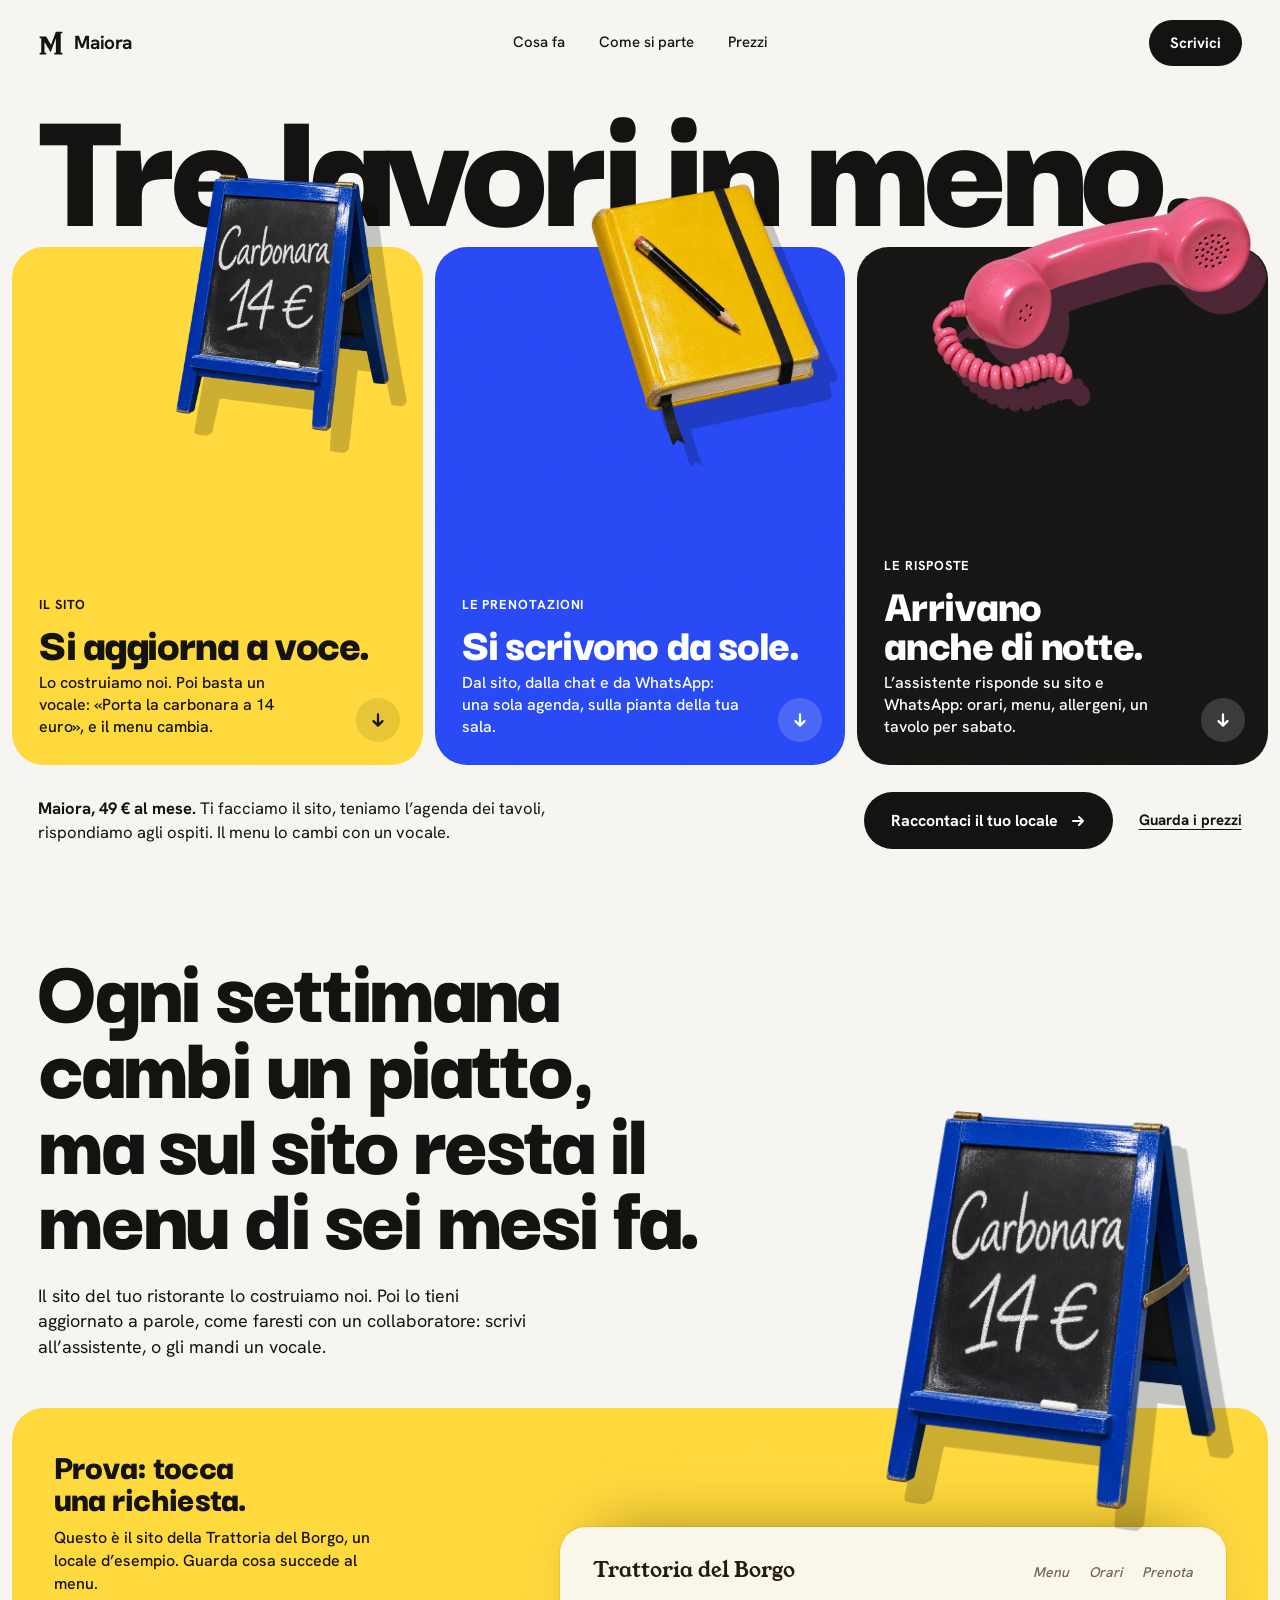
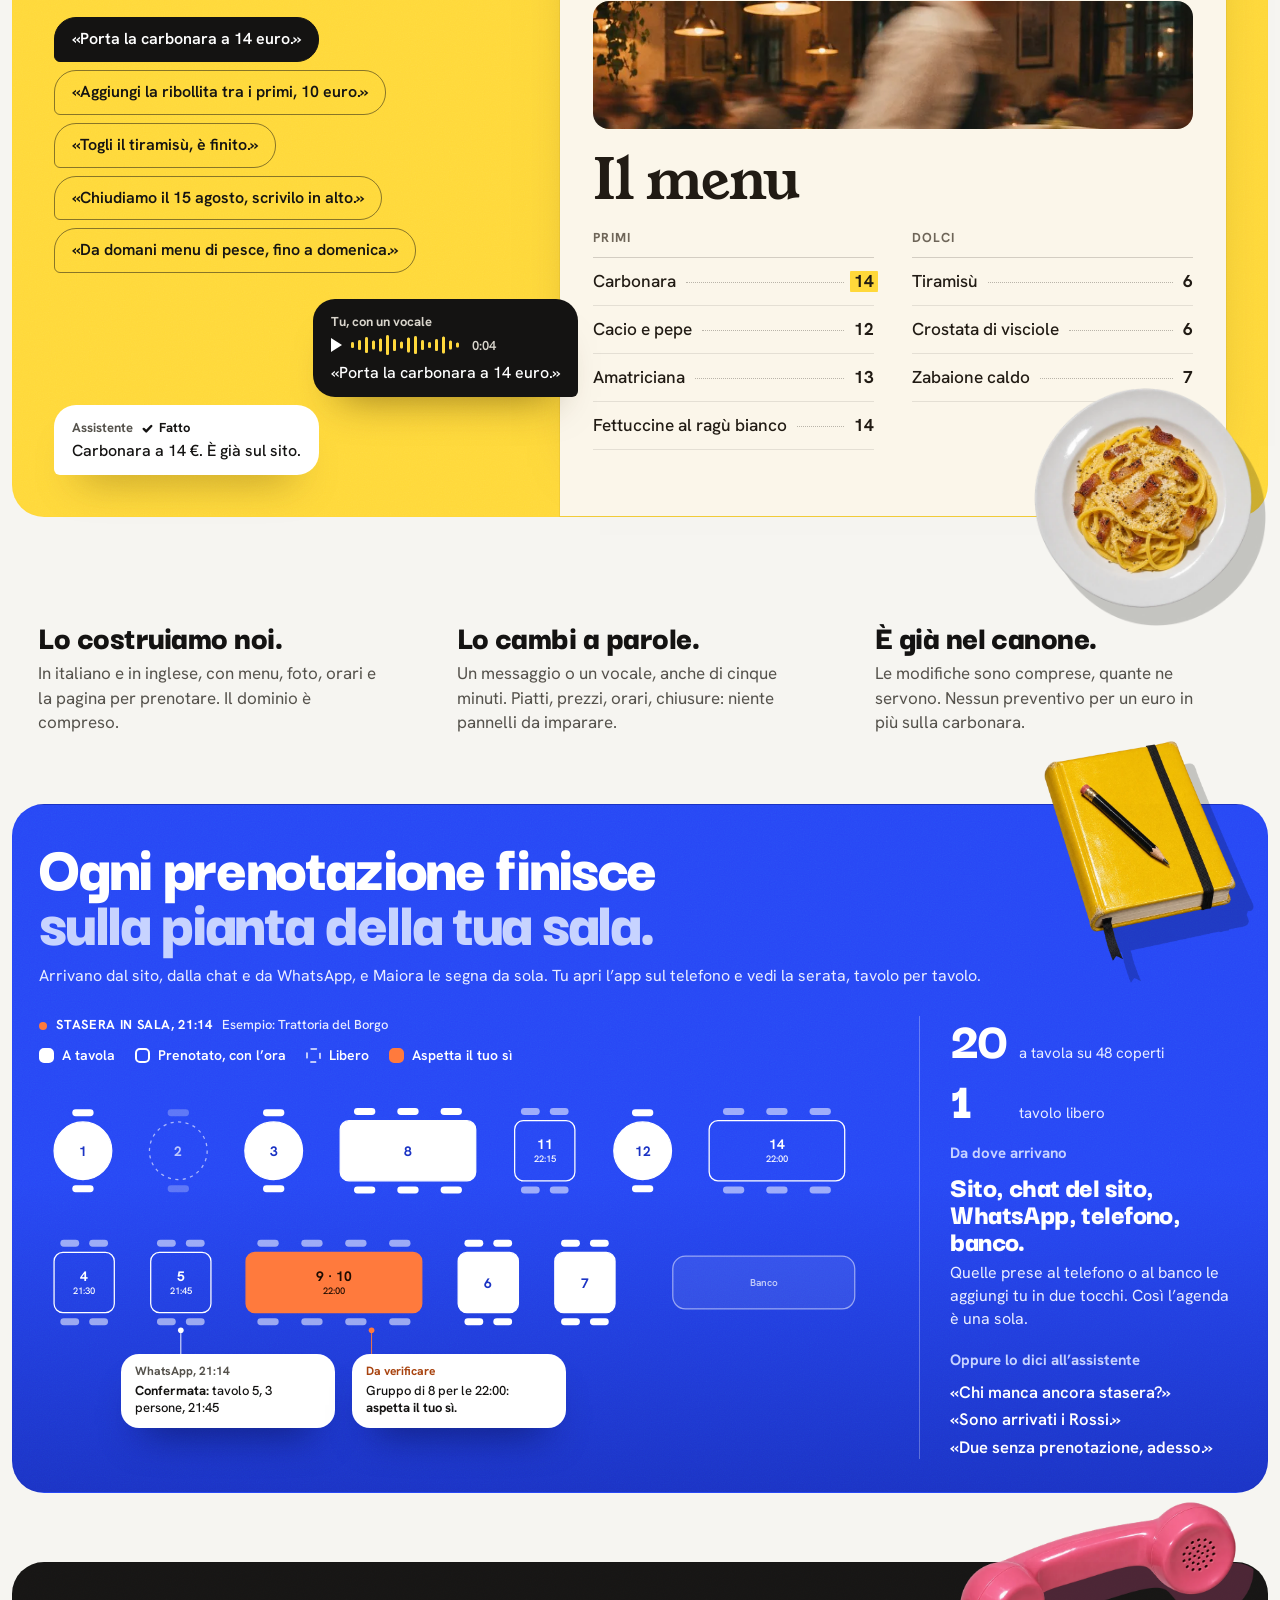
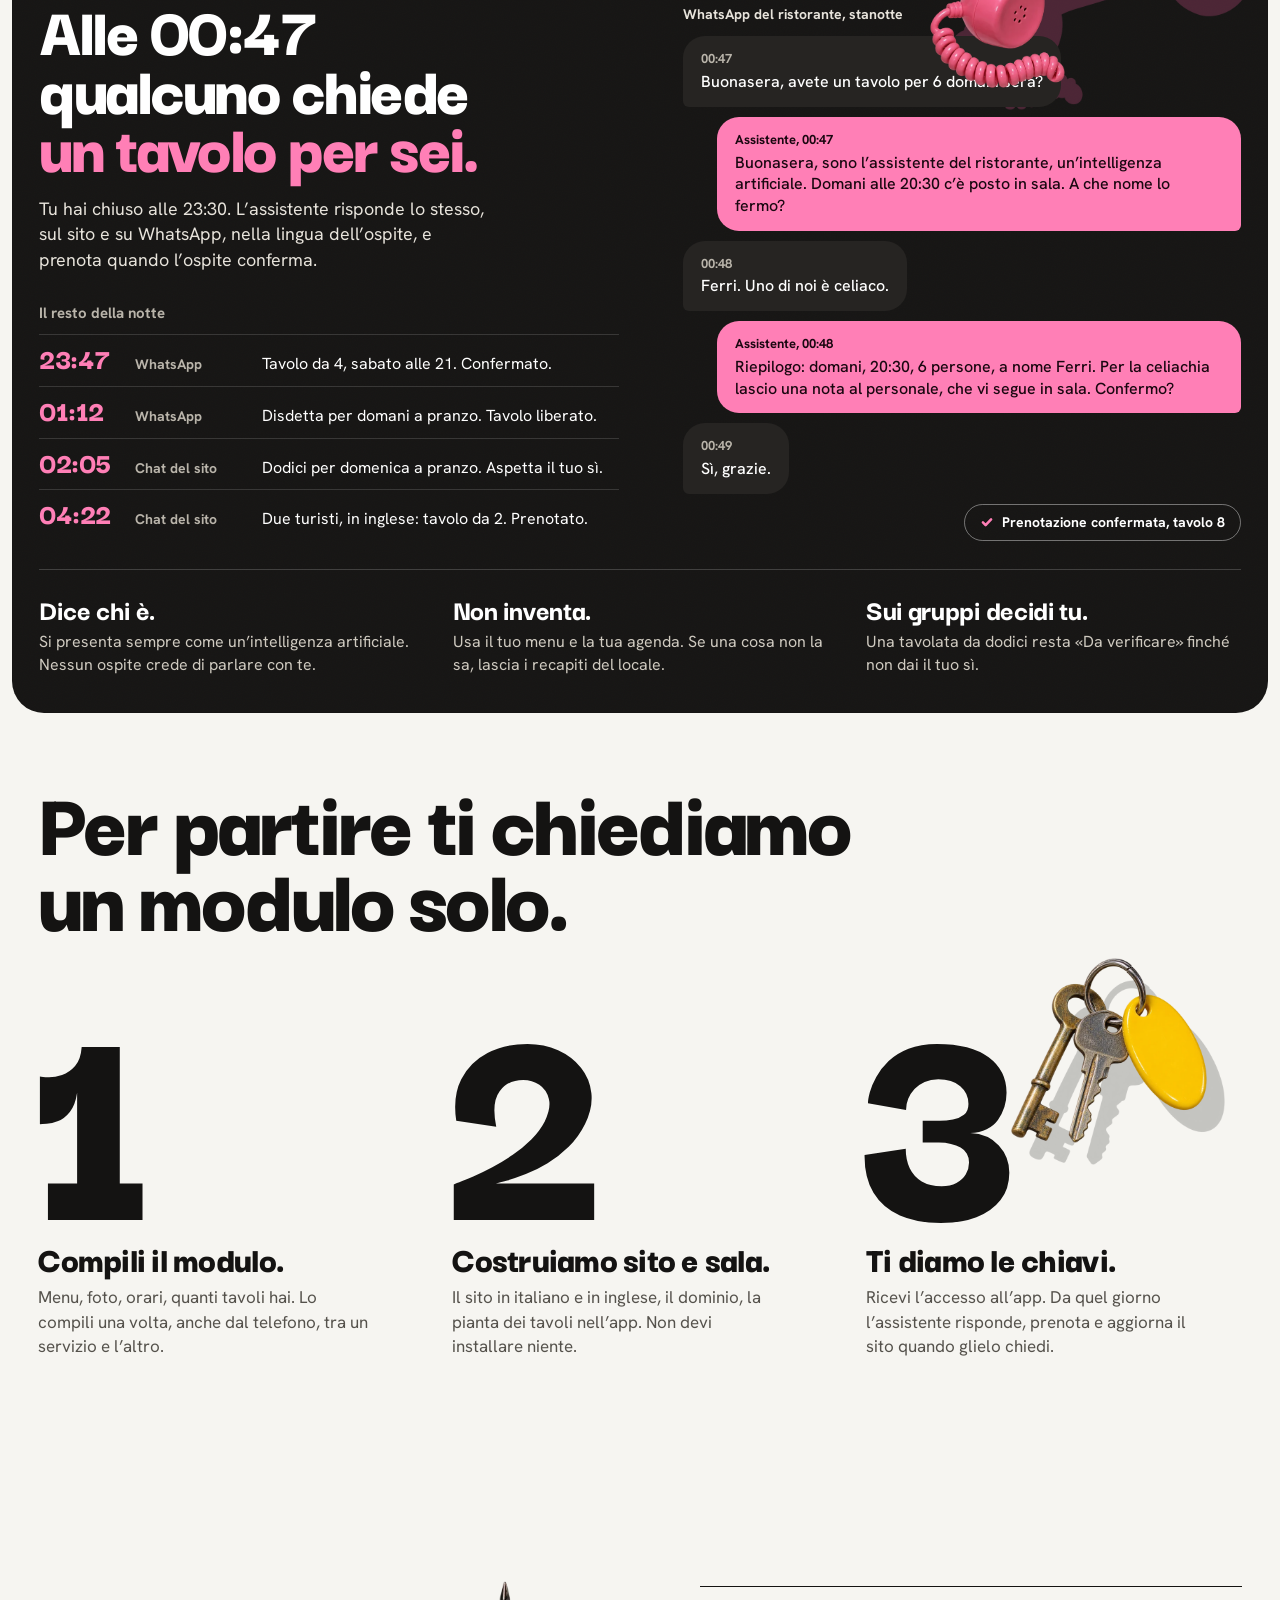
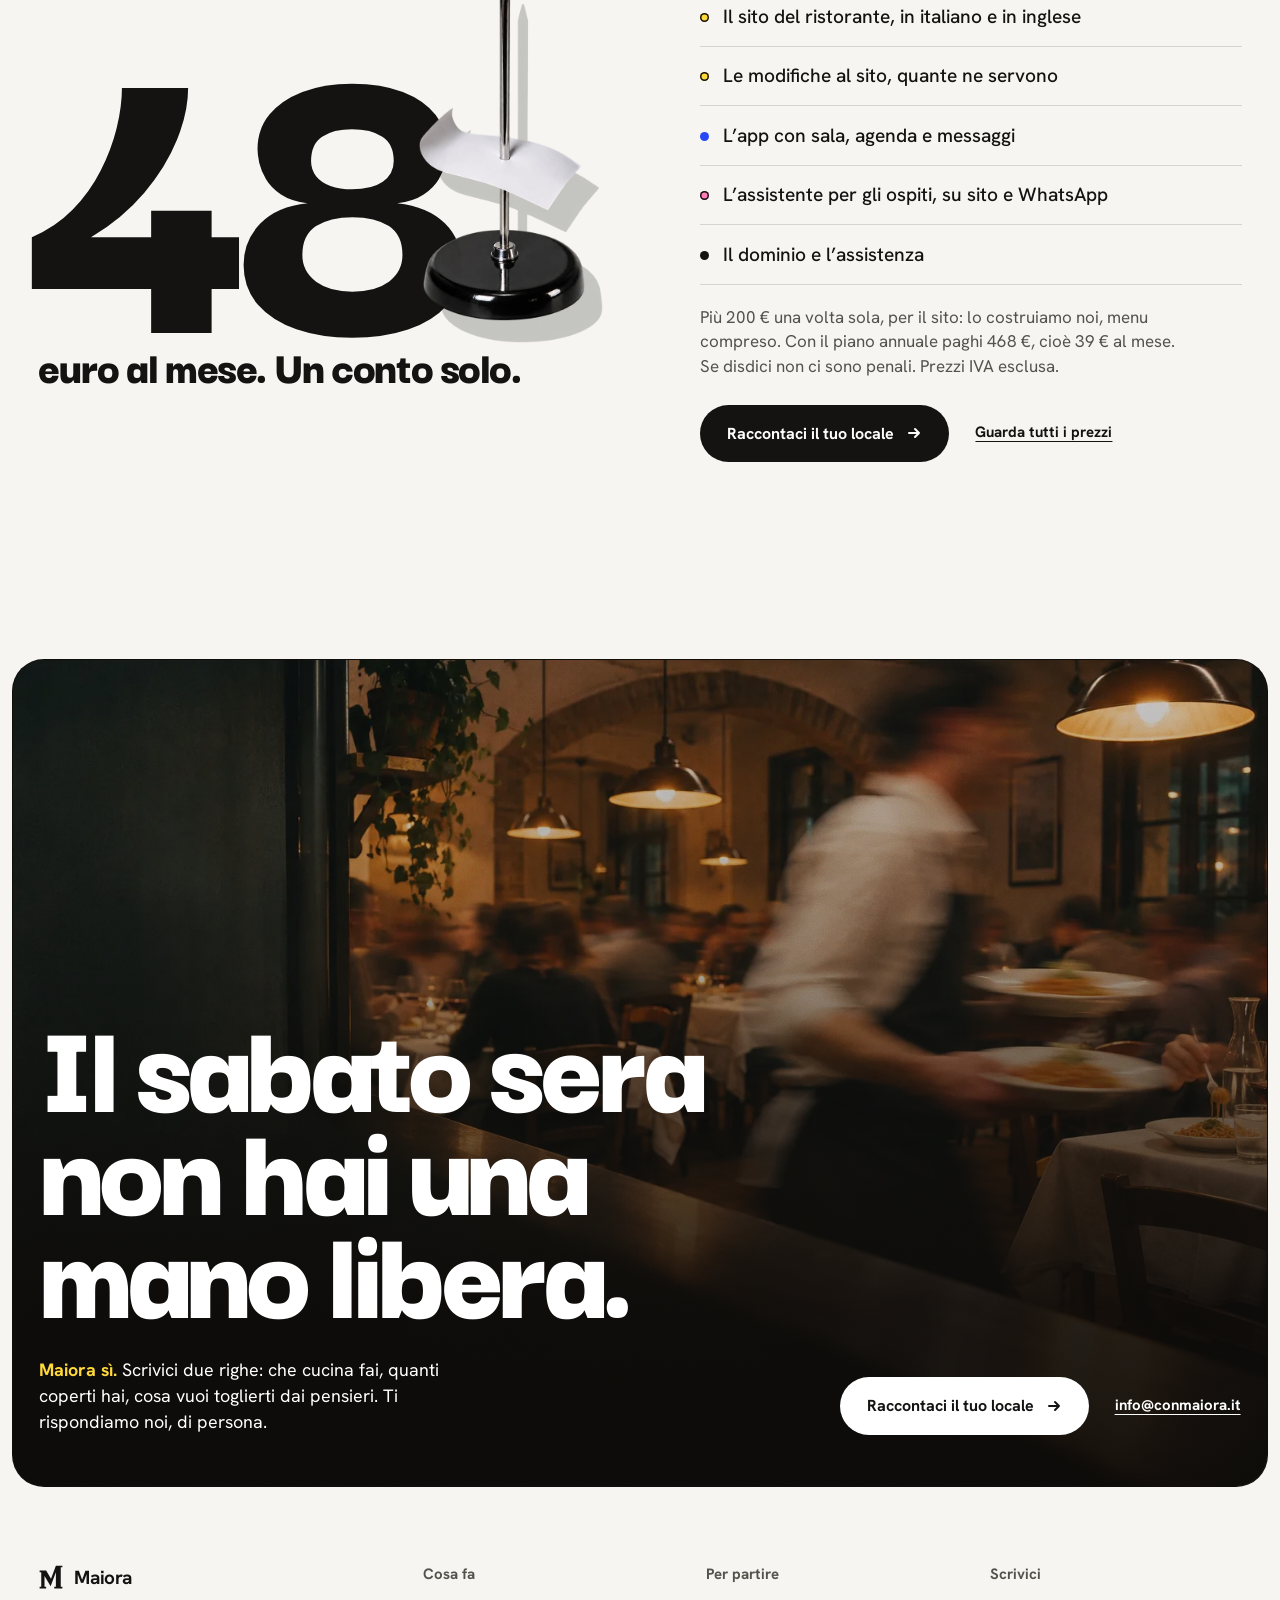
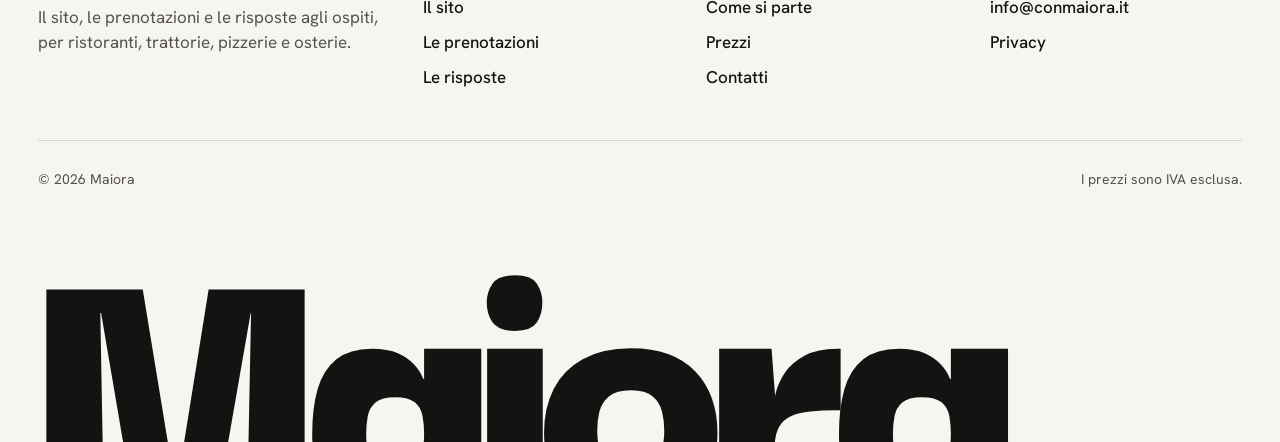
<file: index.html>
<!doctype html>
<html lang="it">
<head>
<meta charset="utf-8">
<meta name="viewport" content="width=device-width, initial-scale=1">
<meta name="color-scheme" content="light">
<title>Maiora. Il sito del tuo ristorante, le prenotazioni e chi risponde agli ospiti</title>
<meta name="description" content="Maiora costruisce il sito del tuo ristorante, segna le prenotazioni sulla pianta della sala e risponde agli ospiti sul sito e su WhatsApp. Il sito lo aggiorni con un vocale. 49 € al mese.">
<meta property="og:type" content="website">
<meta property="og:title" content="Maiora. Tre lavori in meno.">
<meta property="og:description" content="Il sito del tuo ristorante, le prenotazioni e chi risponde agli ospiti. 49 € al mese.">
<meta property="og:image" content="https://conmaiora.it/og.png">
<meta property="og:url" content="https://conmaiora.it/">
<meta name="twitter:card" content="summary_large_image">
<link rel="canonical" href="https://conmaiora.it/">
<link rel="icon" href="favicon.svg" type="image/svg+xml">
<link rel="icon" href="favicon.ico" sizes="32x32">
<link rel="apple-touch-icon" href="apple-touch-icon.png">
<link rel="manifest" href="manifest.webmanifest">
<meta name="theme-color" content="#F6F5F1">
<link rel="preload" href="assets/fonts/darker-grotesque.woff2" as="font" type="font/woff2" crossorigin>
<link rel="preload" href="assets/fonts/hanken-grotesk.woff2" as="font" type="font/woff2" crossorigin>
<link rel="stylesheet" href="assets/site.css">
</head>
<body>
<a class="skip" href="#sito">Vai al contenuto</a>

<section class="hero" aria-label="Maiora">
  <nav class="nav" aria-label="Principale">
    <a class="brand" href="index.html" aria-label="Maiora, inizio">
      <svg viewBox="0 0 48 48" aria-hidden="true"><path d="M6 12h6v30H6zM33 3h9v39h-9zM6 12h9l9 15 9-24h4.5L23.31 40.85zM3 42h12v3H3zM30 42h15v3H30zM3 12h6v3H3zM42 3h3v3h-3z"/></svg>
      Maiora
    </a>
    <ul>
      <li><a href="#sito">Cosa fa</a></li>
      <li><a href="#come">Come si parte</a></li>
      <li><a href="prezzi.html">Prezzi</a></li>
    </ul>
    <div class="r">
      <a class="short" href="prezzi.html">Prezzi</a>
      <a class="pill" href="contatti.html">Scrivici</a>
    </div>
  </nav>

  <h1><span>Tre lavori </span><span>in meno.</span></h1>

  <div class="trio">
    <a class="job a" href="#sito">
      <img src="assets/img/cavalletto.webp" alt="" width="680" height="821" data-wd-float fetchpriority="high">
      <small>Il sito</small>
      <h2>Si aggiorna a voce.</h2>
      <p>Lo costruiamo noi. Poi basta un vocale: «Porta la carbonara a 14 euro», e il menu cambia.</p>
      <span class="go" aria-hidden="true"><svg viewBox="0 0 16 16" fill="none" stroke="currentColor" stroke-width="2" stroke-linecap="round" stroke-linejoin="round"><path d="M8 3v10M4 9l4 4 4-4"/></svg></span>
    </a>
    <a class="job b" href="#prenotazioni">
      <img src="assets/img/agenda.webp" alt="" width="600" height="687" data-wd-float fetchpriority="high">
      <small>Le prenotazioni</small>
      <h2>Si scrivono da sole.</h2>
      <p>Dal sito, dalla chat e da WhatsApp: una sola agenda, sulla pianta della tua sala.</p>
      <span class="go" aria-hidden="true"><svg viewBox="0 0 16 16" fill="none" stroke="currentColor" stroke-width="2" stroke-linecap="round" stroke-linejoin="round"><path d="M8 3v10M4 9l4 4 4-4"/></svg></span>
    </a>
    <a class="job c" href="#risposte">
      <span class="clipbox" aria-hidden="true"><span class="shade"></span></span>
      <img src="assets/img/cornetta.webp" alt="" width="840" height="512" data-wd-float fetchpriority="high">
      <small>Le risposte</small>
      <h2>Arrivano anche di notte.</h2>
      <p>L’assistente risponde su sito e WhatsApp: orari, menu, allergeni, un tavolo per sabato.</p>
      <span class="go" aria-hidden="true"><svg viewBox="0 0 16 16" fill="none" stroke="currentColor" stroke-width="2" stroke-linecap="round" stroke-linejoin="round"><path d="M8 3v10M4 9l4 4 4-4"/></svg></span>
    </a>
  </div>

  <div class="foot">
    <p><b>Maiora, 49 € al mese.</b> Ti facciamo il sito, teniamo l’agenda dei tavoli, rispondiamo agli ospiti. Il menu lo cambi con un vocale.</p>
    <div class="act">
      <a class="pill big" href="contatti.html">Raccontaci il tuo locale <svg viewBox="0 0 16 16" fill="none" stroke="currentColor" stroke-width="2" stroke-linecap="round" stroke-linejoin="round" aria-hidden="true"><path d="M3 8h10M9 4l4 4-4 4"/></svg></a>
      <a class="link" href="prezzi.html">Guarda i prezzi</a>
    </div>
  </div>
</section>

<main>

<!-- 1. Il sito: chi lo aggiorna? -->
<section class="sec sito" id="sito">
  <div class="sec-head">
    <h2 class="h-xl two"><em>Ogni settimana cambi un piatto,</em> ma sul sito resta il menu di sei mesi fa.</h2>
    <p class="lede">Il sito del tuo ristorante lo costruiamo noi. Poi lo tieni aggiornato a parole, come faresti con un collaboratore: scrivi all’assistente, o gli mandi un vocale.</p>
    <img class="obj" src="assets/img/cavalletto.webp" alt="" width="680" height="821" loading="lazy" decoding="async" data-wd-float>
  </div>

  <div class="panel demo" id="demo">
    <div class="ask">
      <h3 id="try-l">Prova: tocca una richiesta.</h3>
      <p>Questo è il sito della Trattoria del Borgo, un locale d’esempio. Guarda cosa succede al menu.</p>
      <ul class="reqs" aria-labelledby="try-l">
        <li><button type="button" class="now" data-r="1" aria-pressed="true">«Porta la carbonara a 14 euro.»</button></li>
        <li><button type="button" data-r="2" aria-pressed="false">«Aggiungi la ribollita tra i primi, 10 euro.»</button></li>
        <li><button type="button" data-r="3" aria-pressed="false">«Togli il tiramisù, è finito.»</button></li>
        <li><button type="button" data-r="4" aria-pressed="false">«Chiudiamo il 15 agosto, scrivilo in alto.»</button></li>
        <li><button type="button" data-r="5" aria-pressed="false">«Da domani menu di pesce, fino a domenica.»</button></li>
      </ul>
      <button type="button" class="reset" id="reset" hidden>Rimetti com’era</button>
      <div class="thread" id="thread" data-wd-float aria-live="polite">
        <p class="bub me"><small>Tu, con un vocale</small><span class="wave" aria-hidden="true"><i></i><em></em><b class="tab">0:04</b></span><span id="me">«Porta la carbonara a 14 euro.»</span></p>
        <p class="bub ai"><small>Assistente <span class="done"><svg viewBox="0 0 12 12" fill="none" stroke="currentColor" stroke-width="2.2" stroke-linecap="round" stroke-linejoin="round" aria-hidden="true"><path d="M2.5 6.4l2.3 2.3 4.7-5"/></svg>Fatto</span></small><span id="ai">Carbonara a 14 €. È già sul sito.</span></p>
      </div>
    </div>

    <div class="sheet-wrap">
      <div class="sheet r1" id="sheet" data-wd-crop role="img" aria-label="Esempio: il menu sul sito della Trattoria del Borgo, che cambia a ogni richiesta.">
        <div class="bar"><b>Trattoria del Borgo</b><span><i>Menu</i><i>Orari</i><i>Prenota</i></span></div>
        <div class="cover"><img src="assets/img/borgo-cover.webp" alt="" width="900" height="360" loading="lazy" decoding="async"><p class="closed">Il 15 agosto siamo chiusi. Riapriamo il 16 a pranzo.</p></div>
        <h4>Il menu</h4>
        <div class="cols">
          <div>
            <h5>Primi</h5>
            <ul>
              <li class="carb"><span>Carbonara</span><i></i><b class="tab price"><s aria-hidden="true">13</s><u class="hl">14</u></b></li>
              <li><span>Cacio e pepe</span><i></i><b class="tab">12</b></li>
              <li><span>Amatriciana</span><i></i><b class="tab">13</b></li>
              <li class="ribo"><span class="hl">Ribollita</span><i></i><b class="tab">10</b></li>
              <li><span>Fettuccine al ragù bianco</span><i></i><b class="tab">14</b></li>
            </ul>
          </div>
          <div>
            <div class="pesce">
              <h5><span class="hl">Menu di pesce</span> <small>fino a domenica</small></h5>
              <ul>
                <li><span>Spaghetti alle vongole</span><i></i><b class="tab">15</b></li>
                <li><span>Frittura di paranza</span><i></i><b class="tab">16</b></li>
                <li><span>Orata al forno</span><i></i><b class="tab">18</b></li>
              </ul>
            </div>
            <div class="dolci">
              <h5>Dolci</h5>
              <ul>
                <li class="tira"><span>Tiramisù</span><i></i><b class="tab">6</b></li>
                <li><span>Crostata di visciole</span><i></i><b class="tab">6</b></li>
                <li><span>Zabaione caldo</span><i></i><b class="tab">7</b></li>
              </ul>
            </div>
          </div>
        </div>
      </div>
      <span class="plate" data-wd-float><img src="assets/img/carbonara.webp" alt="" width="480" height="485" loading="lazy" decoding="async"></span>
    </div>
  </div>

  <ul class="facts">
    <li><h3>Lo costruiamo noi.</h3><p>In italiano e in inglese, con menu, foto, orari e la pagina per prenotare. Il dominio è compreso.</p></li>
    <li><h3>Lo cambi a parole.</h3><p>Un messaggio o un vocale, anche di cinque minuti. Piatti, prezzi, orari, chiusure: niente pannelli da imparare.</p></li>
    <li><h3>È già nel canone.</h3><p>Le modifiche sono comprese, quante ne servono. Nessun preventivo per un euro in più sulla carbonara.</p></li>
  </ul>
</section>

<!-- 2. Le prenotazioni: dove finiscono? -->
<section class="sec" id="prenotazioni">
  <div class="panel field">
    <img class="obj" src="assets/img/agenda.webp" alt="" width="600" height="687" loading="lazy" decoding="async" data-wd-float>
    <div class="top">
      <h2 class="h-xl">Ogni prenotazione finisce <em>sulla pianta della tua sala.</em></h2>
      <p class="lede">Arrivano dal sito, dalla chat e da WhatsApp, e Maiora le segna da sola. Tu apri l’app sul telefono e vedi la serata, tavolo per tavolo.</p>
    </div>

    <div class="room">
      <div class="plan-head">
        <p class="live"><i aria-hidden="true"></i>Stasera in sala, 21:14 <span>Esempio: Trattoria del Borgo</span></p>
        <ul class="legend" aria-label="Legenda">
          <li><i class="k seat"></i>A tavola</li>
          <li><i class="k book"></i>Prenotato, con l’ora</li>
          <li><i class="k free"></i>Libero</li>
          <li><i class="k check"></i>Aspetta il tuo sì</li>
        </ul>
      </div>
      <div class="scroller">
        <div class="plan">
          <svg viewBox="0 0 1340 540" role="img" aria-label="La pianta della sala nell’app Maiora: tavoli occupati, prenotati e liberi, e il banco. Una richiesta arrivata su WhatsApp prenota il tavolo 5 per le 21:45. Un gruppo di otto aspetta la conferma del ristoratore.">
            <defs>
              <g id="ci"><rect x="-17" y="-66" width="34" height="11" rx="5.5" fill="var(--c)"/><rect x="-17" y="55" width="34" height="11" rx="5.5" fill="var(--c)"/><circle r="46" fill="var(--f)" stroke="var(--s)" stroke-width="2" stroke-dasharray="var(--d)"/></g>
              <g id="sq"><rect x="-38" y="-68" width="30" height="11" rx="5.5" fill="var(--c)"/><rect x="8" y="-68" width="30" height="11" rx="5.5" fill="var(--c)"/><rect x="-38" y="57" width="30" height="11" rx="5.5" fill="var(--c)"/><rect x="8" y="57" width="30" height="11" rx="5.5" fill="var(--c)"/><rect x="-48" y="-48" width="96" height="96" rx="14" fill="var(--f)" stroke="var(--s)" stroke-width="2" stroke-dasharray="var(--d)"/></g>
              <g id="re"><rect x="-86" y="-68" width="34" height="11" rx="5.5" fill="var(--c)"/><rect x="-17" y="-68" width="34" height="11" rx="5.5" fill="var(--c)"/><rect x="52" y="-68" width="34" height="11" rx="5.5" fill="var(--c)"/><rect x="-86" y="57" width="34" height="11" rx="5.5" fill="var(--c)"/><rect x="-17" y="57" width="34" height="11" rx="5.5" fill="var(--c)"/><rect x="52" y="57" width="34" height="11" rx="5.5" fill="var(--c)"/><rect x="-108" y="-48" width="216" height="96" rx="14" fill="var(--f)" stroke="var(--s)" stroke-width="2" stroke-dasharray="var(--d)"/></g>
              <g id="lg"><rect x="-122" y="-68" width="34" height="11" rx="5.5" fill="var(--c)"/><rect x="-52" y="-68" width="34" height="11" rx="5.5" fill="var(--c)"/><rect x="18" y="-68" width="34" height="11" rx="5.5" fill="var(--c)"/><rect x="88" y="-68" width="34" height="11" rx="5.5" fill="var(--c)"/><rect x="-122" y="57" width="34" height="11" rx="5.5" fill="var(--c)"/><rect x="-52" y="57" width="34" height="11" rx="5.5" fill="var(--c)"/><rect x="18" y="57" width="34" height="11" rx="5.5" fill="var(--c)"/><rect x="88" y="57" width="34" height="11" rx="5.5" fill="var(--c)"/><rect x="-140" y="-48" width="280" height="96" rx="14" fill="var(--f)" stroke="var(--s)" stroke-width="2" stroke-dasharray="var(--d)"/></g>
            </defs>
            <use href="#ci" class="t seat" x="70" y="100"/><text class="on" x="70" y="100">1</text>
            <use href="#ci" class="t free" x="222" y="100"/><text class="dim" x="222" y="100">2</text>
            <use href="#ci" class="t seat" x="374" y="100"/><text class="on" x="374" y="100">3</text>
            <use href="#re" class="t seat" x="588" y="100"/><text class="on" x="588" y="100">8</text>
            <use href="#sq" class="t" x="806" y="100"/><text x="806" y="89">11</text><text class="time" x="806" y="113">22:15</text>
            <use href="#ci" class="t seat" x="962" y="100"/><text class="on" x="962" y="100">12</text>
            <use href="#re" class="t" x="1176" y="100"/><text x="1176" y="89">14</text><text class="time" x="1176" y="113">22:00</text>
            <use href="#sq" class="t" x="72" y="310"/><text x="72" y="299">4</text><text class="time" x="72" y="323">21:30</text>
            <g class="before"><use href="#sq" class="t free" x="226" y="310"/><text class="dim" x="226" y="310">5</text></g>
            <g class="after"><use href="#sq" class="t" x="226" y="310"/><text x="226" y="299">5</text><text class="time" x="226" y="323">21:45</text></g>
            <use href="#lg" class="t check" x="470" y="310"/><text class="hot" x="470" y="299">9 · 10</text><text class="time hot" x="470" y="323">22:00</text>
            <use href="#sq" class="t seat" x="716" y="310"/><text class="on" x="716" y="310">6</text>
            <use href="#sq" class="t seat" x="870" y="310"/><text class="on" x="870" y="310">7</text>
            <rect class="counter" x="1010" y="268" width="290" height="84" rx="20"/><text class="dim small" x="1155" y="310">Banco</text>
            <path class="wire a" pathLength="1" d="M226 386 V 424"/><circle cx="226" cy="386" r="4.5" fill="#fff"/>
            <path class="wire h" d="M530 386 V 424"/><circle cx="530" cy="386" r="4.5" fill="var(--flag)"/>
          </svg>
          <div class="chip a" data-wd-float>
            <small>WhatsApp, 21:14</small>
            <span class="sw"><span class="conf"><b>Confermata:</b> tavolo 5, 3 persone, 21:45</span><span class="asks" aria-hidden="true">«Avete un tavolo per 3 alle 21:45?»</span></span>
          </div>
          <div class="chip b" data-wd-float>
            <small>Da verificare</small>
            Gruppo di 8 per le 22:00: <b>aspetta il tuo sì.</b>
          </div>
        </div>
      </div>
    </div>

    <div class="side">
      <p class="count"><span><b class="tab" data-count="20">20</b> a tavola su 48 coperti</span><span><b class="tab">1</b> tavolo libero</span></p>
      <div class="from">
        <h3>Da dove arrivano</h3>
        <p class="origins">Sito, chat del sito, WhatsApp, telefono, banco.</p>
        <p>Quelle prese al telefono o al banco le aggiungi tu in due tocchi. Così l’agenda è una sola.</p>
      </div>
      <div class="tell">
        <h3>Oppure lo dici all’assistente</h3>
        <ul class="says"><li>«Chi manca ancora stasera?»</li><li>«Sono arrivati i Rossi.»</li><li>«Due senza prenotazione, adesso.»</li></ul>
      </div>
    </div>
  </div>
</section>

<!-- 3. Le risposte: chi risponde quando non puoi? -->
<section class="sec" id="risposte">
  <div class="panel dark">
    <span class="clipbox" aria-hidden="true"><span class="shade"></span></span>
    <img class="obj" src="assets/img/cornetta.webp" alt="" width="840" height="512" loading="lazy" decoding="async" data-wd-float>
    <div class="night">
      <h2 class="h-xl">Alle 00:47 qualcuno chiede <em>un tavolo per sei.</em></h2>
      <p class="lede">Tu hai chiuso alle 23:30. L’assistente risponde lo stesso, sul sito e su WhatsApp, nella lingua dell’ospite, e prenota quando l’ospite conferma.</p>

      <div class="log">
        <h3>Il resto della notte</h3>
        <ol>
          <li><time datetime="23:47" class="tab">23:47</time><small>WhatsApp</small><p>Tavolo da 4, sabato alle 21. Confermato.</p></li>
          <li><time datetime="01:12" class="tab">01:12</time><small>WhatsApp</small><p>Disdetta per domani a pranzo. Tavolo liberato.</p></li>
          <li><time datetime="02:05" class="tab">02:05</time><small>Chat del sito</small><p>Dodici per domenica a pranzo. Aspetta il tuo sì.</p></li>
          <li><time datetime="04:22" class="tab">04:22</time><small>Chat del sito</small><p>Due turisti, in inglese: tavolo da 2. Prenotato.</p></li>
        </ol>
      </div>
    </div>

    <div class="talk">
      <h3>WhatsApp del ristorante, stanotte</h3>
      <ol class="chat">
        <li class="g"><small class="tab">00:47</small>Buonasera, avete un tavolo per 6 domani sera?</li>
        <li class="m"><small>Assistente, 00:47</small>Buonasera, sono l’assistente del ristorante, un’intelligenza artificiale. Domani alle 20:30 c’è posto in sala. A che nome lo fermo?</li>
        <li class="g"><small class="tab">00:48</small>Ferri. Uno di noi è celiaco.</li>
        <li class="m"><small>Assistente, 00:48</small>Riepilogo: domani, 20:30, 6 persone, a nome Ferri. Per la celiachia lascio una nota al personale, che vi segue in sala. Confermo?</li>
        <li class="g"><small class="tab">00:49</small>Sì, grazie.</li>
        <li class="ok"><svg viewBox="0 0 12 12" fill="none" stroke="currentColor" stroke-width="2.2" stroke-linecap="round" stroke-linejoin="round" aria-hidden="true"><path d="M2.5 6.4l2.3 2.3 4.7-5"/></svg>Prenotazione confermata, tavolo 8</li>
      </ol>
    </div>

    <ul class="honest">
      <li><h3>Dice chi è.</h3><p>Si presenta sempre come un’intelligenza artificiale. Nessun ospite crede di parlare con te.</p></li>
      <li><h3>Non inventa.</h3><p>Usa il tuo menu e la tua agenda. Se una cosa non la sa, lascia i recapiti del locale.</p></li>
      <li><h3>Sui gruppi decidi tu.</h3><p>Una tavolata da dodici resta «Da verificare» finché non dai il tuo sì.</p></li>
    </ul>
  </div>
</section>

<!-- 4. Come si parte: quanto lavoro mi chiede? -->
<section class="sec" id="come">
  <div class="sec-head">
    <h2 class="h-xl two"><em>Per partire ti chiediamo</em> un modulo solo.</h2>
  </div>
  <ol class="steps">
    <li><h3>Compili il modulo.</h3><p>Menu, foto, orari, quanti tavoli hai. Lo compili una volta, anche dal telefono, tra un servizio e l’altro.</p></li>
    <li><h3>Costruiamo sito e sala.</h3><p>Il sito in italiano e in inglese, il dominio, la pianta dei tavoli nell’app. Non devi installare niente.</p></li>
    <li><img class="obj" src="assets/img/chiavi.webp" alt="" width="560" height="526" loading="lazy" decoding="async" data-wd-float><h3>Ti diamo le chiavi.</h3><p>Ricevi l’accesso all’app. Da quel giorno l’assistente risponde, prenota e aggiorna il sito quando glielo chiedi.</p></li>
  </ol>
</section>

<!-- 5. Il prezzo: quanto costa, e cosa c’è dentro? -->
<section class="sec solo" id="prezzo">
  <div class="cost">
    <div class="figure">
      <span class="n tab" aria-hidden="true" data-count="49">49</span>
      <span class="u">euro al mese. Un conto solo.</span>
      <img class="obj" src="assets/img/spillone.webp" alt="" width="420" height="858" loading="lazy" decoding="async" data-wd-float>
    </div>
    <div class="incl">
      <h2 class="vh">Il prezzo: 49 euro al mese</h2>
      <ul>
        <li>Il sito del ristorante, in italiano e in inglese</li>
        <li>Le modifiche al sito, quante ne servono</li>
        <li>L’app con sala, agenda e messaggi</li>
        <li>L’assistente per gli ospiti, su sito e WhatsApp</li>
        <li>Il dominio e l’assistenza</li>
      </ul>
      <p class="note">Più 200 € una volta sola, per il sito: lo costruiamo noi, menu compreso. Con il piano annuale paghi 468 €, cioè 39 € al mese. Se disdici non ci sono penali. Prezzi IVA esclusa.</p>
      <div class="act">
        <a class="pill big" href="contatti.html">Raccontaci il tuo locale <svg viewBox="0 0 16 16" fill="none" stroke="currentColor" stroke-width="2" stroke-linecap="round" stroke-linejoin="round" aria-hidden="true"><path d="M3 8h10M9 4l4 4-4 4"/></svg></a>
        <a class="link" href="prezzi.html">Guarda tutti i prezzi</a>
      </div>
    </div>
  </div>
</section>

<!-- 6. Chiusura -->
<section class="end" aria-labelledby="end-h">
  <img class="photo" src="assets/img/sala.webp" srcset="assets/img/sala-960.webp 960w, assets/img/sala.webp 1536w" sizes="100vw" alt="" width="1536" height="1024" loading="lazy" decoding="async">
  <h2 id="end-h">Il sabato sera non hai una mano libera.</h2>
  <div class="row">
    <p><b>Maiora sì.</b> Scrivici due righe: che cucina fai, quanti coperti hai, cosa vuoi toglierti dai pensieri. Ti rispondiamo noi, di persona.</p>
    <div class="act">
      <a class="pill big light" href="contatti.html">Raccontaci il tuo locale <svg viewBox="0 0 16 16" fill="none" stroke="currentColor" stroke-width="2" stroke-linecap="round" stroke-linejoin="round" aria-hidden="true"><path d="M3 8h10M9 4l4 4-4 4"/></svg></a>
      <a class="link" href="mailto:info@conmaiora.it">info@conmaiora.it</a>
    </div>
  </div>
</section>

</main>

<footer class="footer">
  <div class="cols3">
    <div class="about">
      <a class="brand" href="index.html" aria-label="Maiora, inizio">
        <svg viewBox="0 0 48 48" aria-hidden="true"><path d="M6 12h6v30H6zM33 3h9v39h-9zM6 12h9l9 15 9-24h4.5L23.31 40.85zM3 42h12v3H3zM30 42h15v3H30zM3 12h6v3H3zM42 3h3v3h-3z"/></svg>
        Maiora
      </a>
      <p>Il sito, le prenotazioni e le risposte agli ospiti, per ristoranti, trattorie, pizzerie e osterie.</p>
    </div>
    <div>
      <h3>Cosa fa</h3>
      <ul>
        <li><a href="#sito">Il sito</a></li>
        <li><a href="#prenotazioni">Le prenotazioni</a></li>
        <li><a href="#risposte">Le risposte</a></li>
      </ul>
    </div>
    <div>
      <h3>Per partire</h3>
      <ul>
        <li><a href="#come">Come si parte</a></li>
        <li><a href="prezzi.html">Prezzi</a></li>
        <li><a href="contatti.html">Contatti</a></li>
      </ul>
    </div>
    <div>
      <h3>Scrivici</h3>
      <ul>
        <li><a href="mailto:info@conmaiora.it">info@conmaiora.it</a></li>
        <li><a href="privacy.html">Privacy</a></li>
      </ul>
    </div>
  </div>
  <p class="legal"><span>© 2026 Maiora</span><span>I prezzi sono IVA esclusa.</span></p>
  <p class="word" aria-hidden="true" data-wd-crop>Maiora</p>
</footer>

<script src="assets/site.js" defer></script>
</body>
</html>
</file>
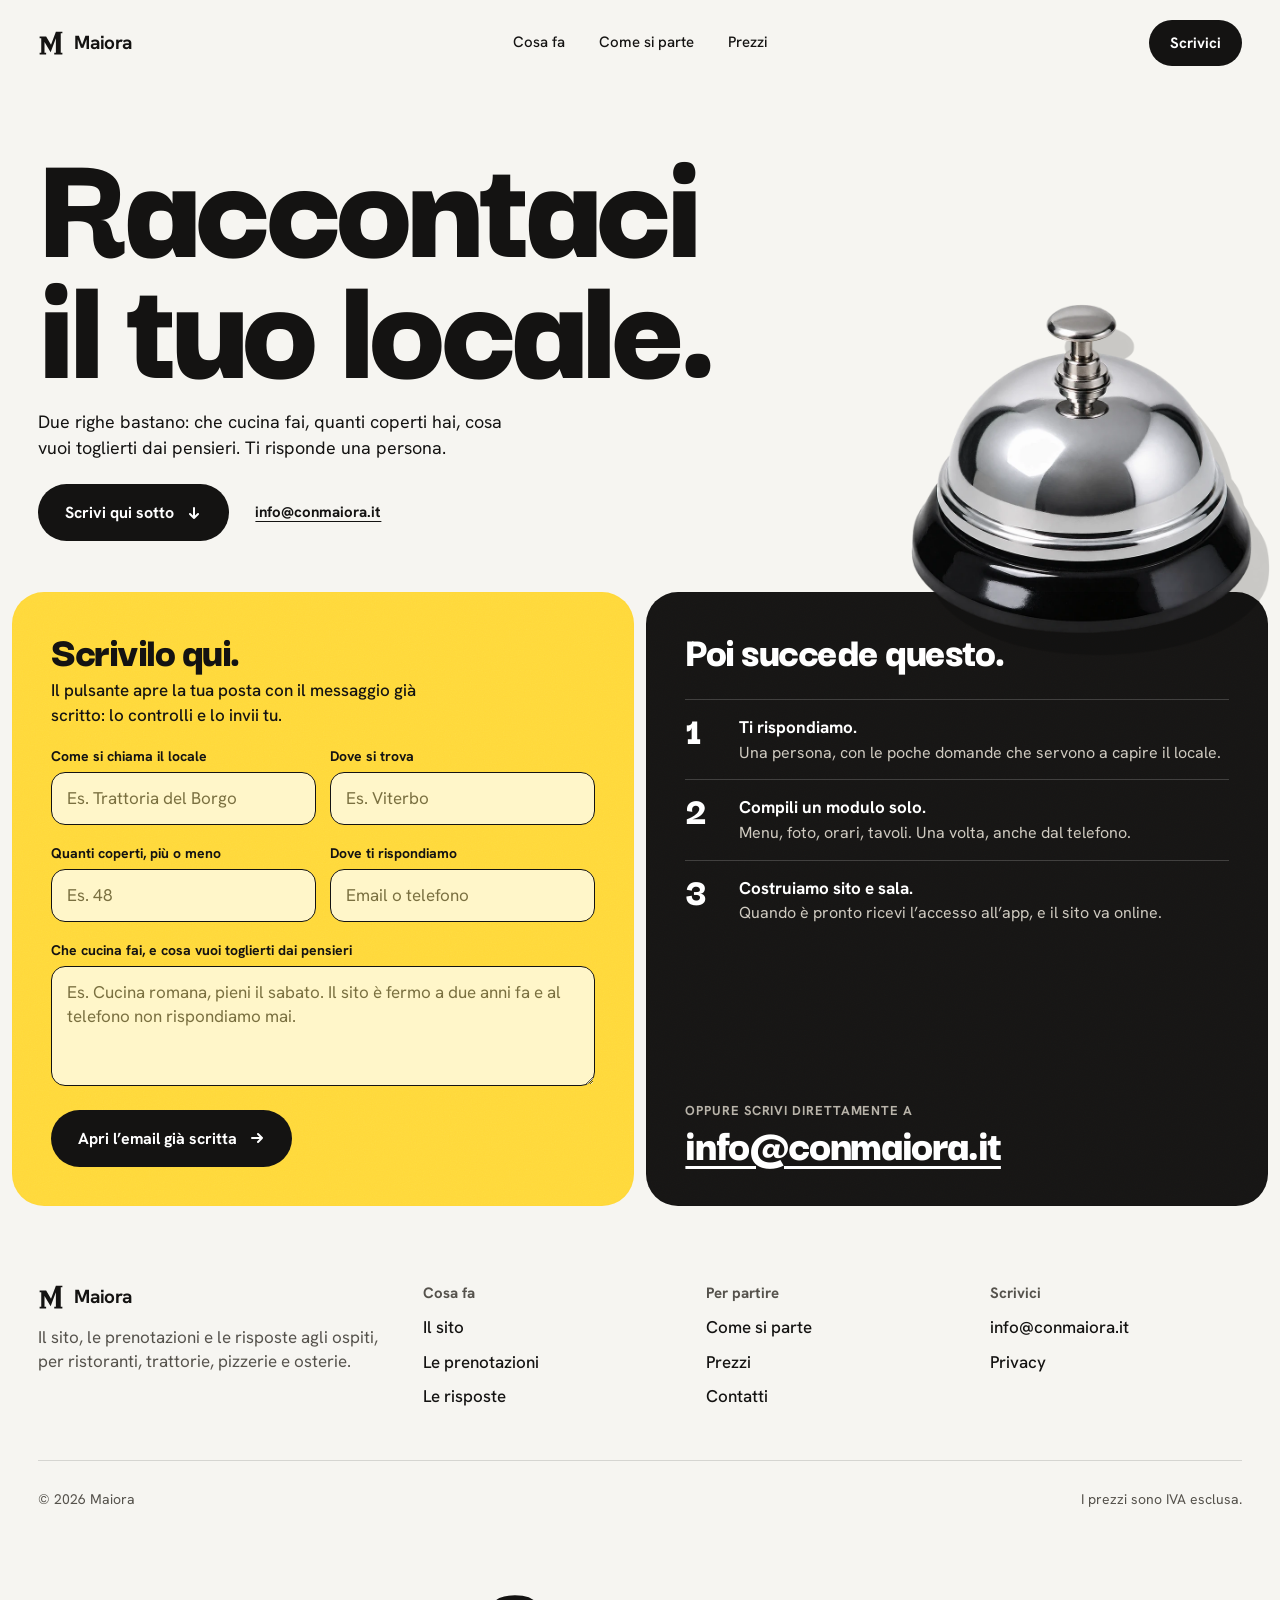
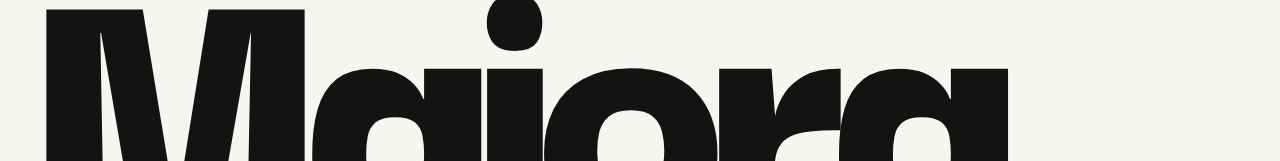
<file: contatti.html>
<!doctype html>
<html lang="it">
<head>
<meta charset="utf-8">
<meta name="viewport" content="width=device-width, initial-scale=1">
<meta name="color-scheme" content="light">
<title>Scrivi a Maiora. Raccontaci il tuo locale</title>
<meta name="description" content="Due righe bastano: che cucina fai, quanti coperti hai, cosa vuoi toglierti dai pensieri. Ti risponde una persona. info@conmaiora.it">
<meta property="og:type" content="website">
<meta property="og:title" content="Scrivi a Maiora. Raccontaci il tuo locale">
<meta property="og:description" content="Due righe bastano: che cucina fai, quanti coperti hai, cosa vuoi toglierti dai pensieri. Ti risponde una persona. info@conmaiora.it">
<meta property="og:image" content="https://conmaiora.it/og.png">
<meta property="og:url" content="https://conmaiora.it/contatti.html">
<meta name="twitter:card" content="summary_large_image">
<link rel="canonical" href="https://conmaiora.it/contatti.html">
<link rel="icon" href="favicon.svg" type="image/svg+xml">
<link rel="icon" href="favicon.ico" sizes="32x32">
<link rel="apple-touch-icon" href="apple-touch-icon.png">
<link rel="manifest" href="manifest.webmanifest">
<meta name="theme-color" content="#F6F5F1">
<link rel="preload" href="assets/fonts/darker-grotesque.woff2" as="font" type="font/woff2" crossorigin>
<link rel="preload" href="assets/fonts/hanken-grotesk.woff2" as="font" type="font/woff2" crossorigin>
<link rel="stylesheet" href="assets/site.css">
</head>
<body>
<a class="skip" href="#contenuto">Vai al contenuto</a>
<header>
  <nav class="nav" aria-label="Principale">
    <a class="brand" href="index.html" aria-label="Maiora, inizio">
      <svg viewBox="0 0 48 48" aria-hidden="true"><path d="M6 12h6v30H6zM33 3h9v39h-9zM6 12h9l9 15 9-24h4.5L23.31 40.85zM3 42h12v3H3zM30 42h15v3H30zM3 12h6v3H3zM42 3h3v3h-3z"/></svg>
      Maiora
    </a>
    <ul>
      <li><a href="index.html#sito">Cosa fa</a></li>
      <li><a href="index.html#come">Come si parte</a></li>
      <li><a href="prezzi.html">Prezzi</a></li>
    </ul>
    <div class="r">
      <a class="short" href="prezzi.html">Prezzi</a>
      <a class="pill" href="contatti.html" aria-current="page">Scrivici</a>
    </div>
  </nav>
</header>

<main id="contenuto">
<section class="page-head has-bell">
  <h1>Raccontaci il tuo locale.</h1>
  <p class="lede">Due righe bastano: che cucina fai, quanti coperti hai, cosa vuoi toglierti dai pensieri. Ti risponde una persona.</p>
  <div class="act"><a class="pill big" href="#racconta">Scrivi qui sotto <svg viewBox="0 0 16 16" fill="none" stroke="currentColor" stroke-width="2" stroke-linecap="round" stroke-linejoin="round" aria-hidden="true"><path d="M8 3v10M4 9l4 4 4-4"/></svg></a><a class="link" href="mailto:info@conmaiora.it">info@conmaiora.it</a></div>
</section>

<section class="contact" aria-label="Scrivici">
  <button class="bell" id="bell" type="button" aria-label="Suona il campanello e vai al modulo" data-wd-float>
    <img src="assets/img/campanello.webp" alt="" width="760" height="736">
    <svg class="rings" viewBox="0 0 100 100" aria-hidden="true"><path d="M52 44 A30 30 0 0 1 64 62"/><path d="M62 30 A46 46 0 0 1 80 58"/><path d="M72 16 A62 62 0 0 1 96 54"/></svg>
  </button>

  <form class="form" id="racconta" action="mailto:info@conmaiora.it" method="post" enctype="text/plain">
    <h2>Scrivilo qui.</h2>
    <p>Il pulsante apre la tua posta con il messaggio già scritto: lo controlli e lo invii tu.</p>
    <div class="field-row">
      <div><label for="f-locale">Come si chiama il locale</label><input id="f-locale" name="Locale" type="text" autocomplete="organization" required placeholder="Es. Trattoria del Borgo"></div>
      <div><label for="f-citta">Dove si trova</label><input id="f-citta" name="Città" type="text" autocomplete="address-level2" placeholder="Es. Viterbo"></div>
    </div>
    <div class="field-row">
      <div><label for="f-coperti">Quanti coperti, più o meno</label><input id="f-coperti" name="Coperti" type="text" inputmode="numeric" placeholder="Es. 48"></div>
      <div><label for="f-contatto">Dove ti rispondiamo</label><input id="f-contatto" name="Contatto" type="text" autocomplete="email" placeholder="Email o telefono"></div>
    </div>
    <label for="f-racconto">Che cucina fai, e cosa vuoi toglierti dai pensieri</label>
    <textarea id="f-racconto" name="Racconto" placeholder="Es. Cucina romana, pieni il sabato. Il sito è fermo a due anni fa e al telefono non rispondiamo mai."></textarea>
    <div class="act">
      <button class="pill big" type="submit">Apri l’email già scritta <svg viewBox="0 0 16 16" fill="none" stroke="currentColor" stroke-width="2" stroke-linecap="round" stroke-linejoin="round" aria-hidden="true"><path d="M3 8h10M9 4l4 4-4 4"/></svg></button>
    </div>
    <p class="fine" id="f-done" role="status" hidden>Si è aperta la tua posta? Se non è successo niente, scrivi a info@conmaiora.it.</p>
  </form>

  <div class="next-steps">
    <h2>Poi succede questo.</h2>
    <ol>
      <li><div><b>Ti rispondiamo.</b><span>Una persona, con le poche domande che servono a capire il locale.</span></div></li>
      <li><div><b>Compili un modulo solo.</b><span>Menu, foto, orari, tavoli. Una volta, anche dal telefono.</span></div></li>
      <li><div><b>Costruiamo sito e sala.</b><span>Quando è pronto ricevi l’accesso all’app, e il sito va online.</span></div></li>
    </ol>
    <p class="mail"><small>Oppure scrivi direttamente a</small><a href="mailto:info@conmaiora.it">info@conmaiora.it</a></p>
  </div>
</section>
</main>

<footer class="footer">
  <div class="cols3">
    <div class="about">
      <a class="brand" href="index.html" aria-label="Maiora, inizio">
        <svg viewBox="0 0 48 48" aria-hidden="true"><path d="M6 12h6v30H6zM33 3h9v39h-9zM6 12h9l9 15 9-24h4.5L23.31 40.85zM3 42h12v3H3zM30 42h15v3H30zM3 12h6v3H3zM42 3h3v3h-3z"/></svg>
        Maiora
      </a>
      <p>Il sito, le prenotazioni e le risposte agli ospiti, per ristoranti, trattorie, pizzerie e osterie.</p>
    </div>
    <div>
      <h3>Cosa fa</h3>
      <ul>
        <li><a href="index.html#sito">Il sito</a></li>
        <li><a href="index.html#prenotazioni">Le prenotazioni</a></li>
        <li><a href="index.html#risposte">Le risposte</a></li>
      </ul>
    </div>
    <div>
      <h3>Per partire</h3>
      <ul>
        <li><a href="index.html#come">Come si parte</a></li>
        <li><a href="prezzi.html">Prezzi</a></li>
        <li><a href="contatti.html">Contatti</a></li>
      </ul>
    </div>
    <div>
      <h3>Scrivici</h3>
      <ul>
        <li><a href="mailto:info@conmaiora.it">info@conmaiora.it</a></li>
        <li><a href="privacy.html">Privacy</a></li>
      </ul>
    </div>
  </div>
  <p class="legal"><span>© 2026 Maiora</span><span>I prezzi sono IVA esclusa.</span></p>
  <p class="word" aria-hidden="true" data-wd-crop>Maiora</p>
</footer>

<script src="assets/site.js" defer></script>
</body>
</html>
</file>
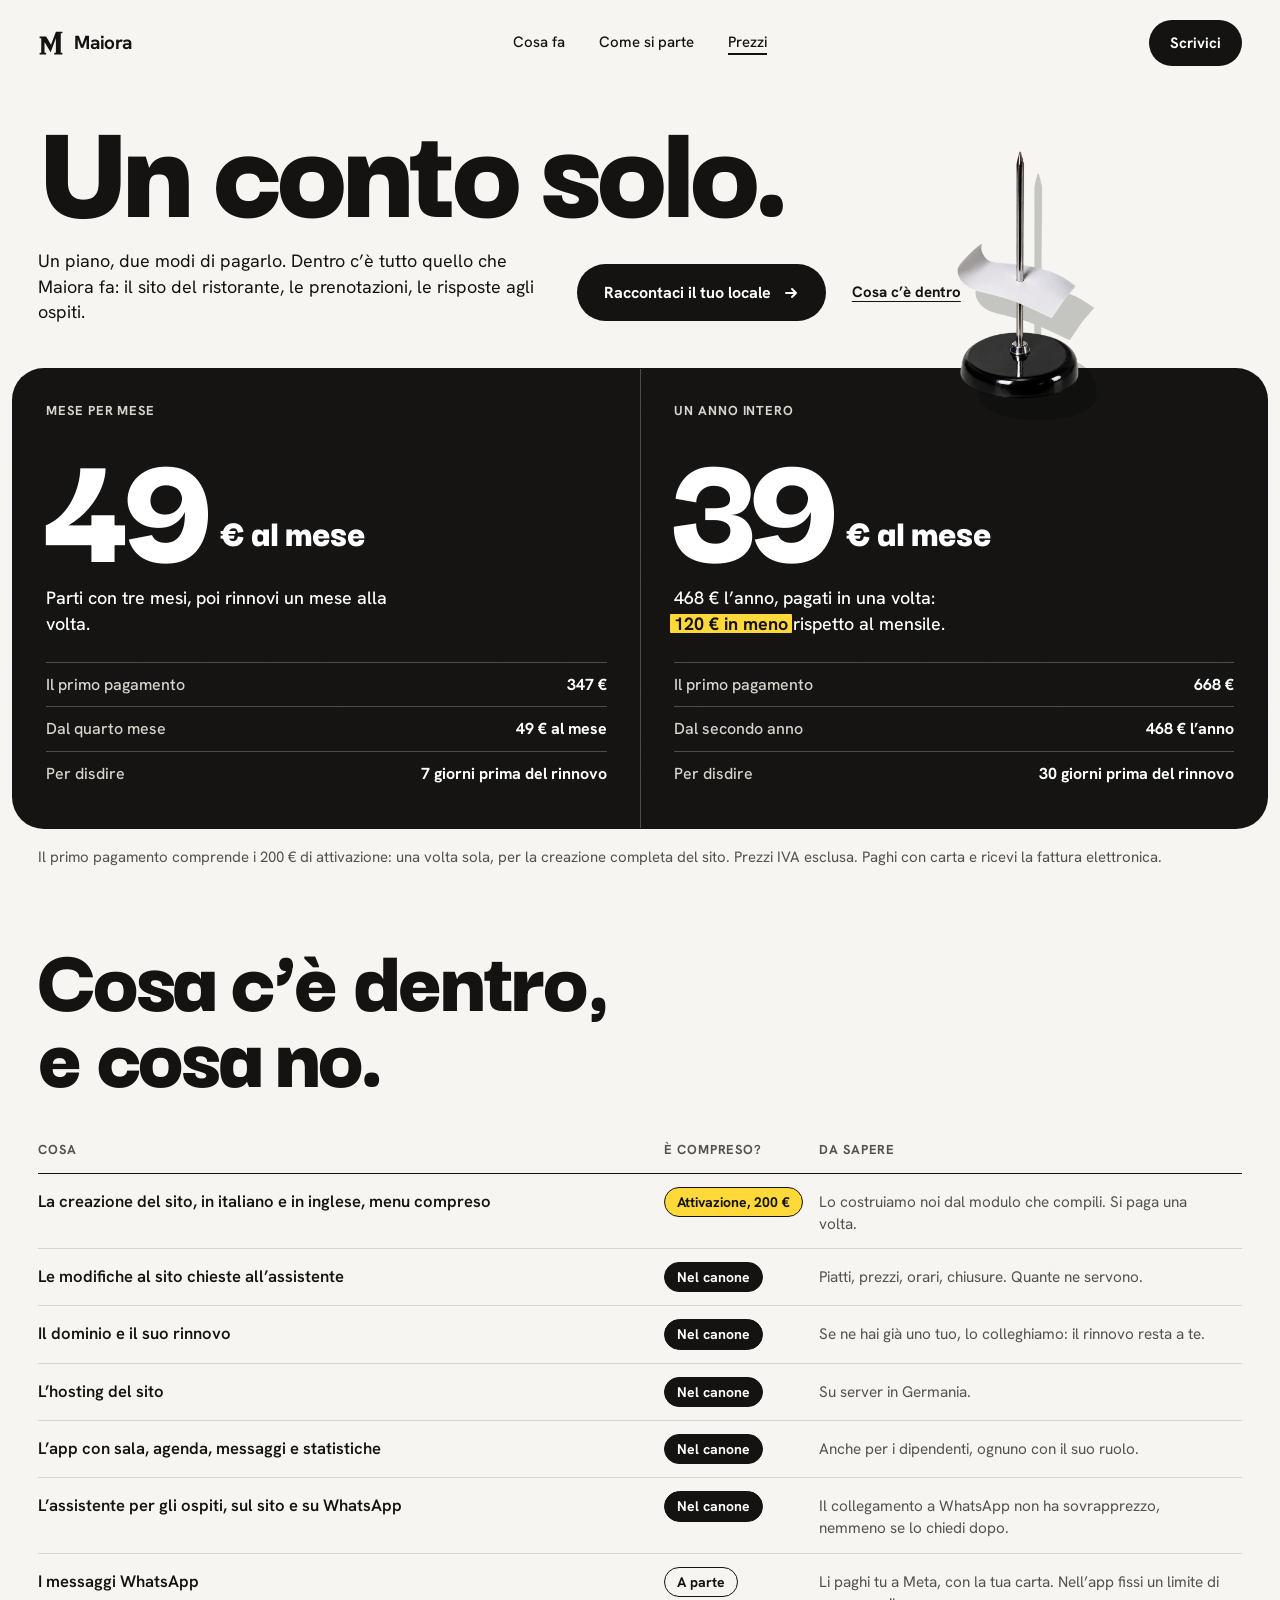
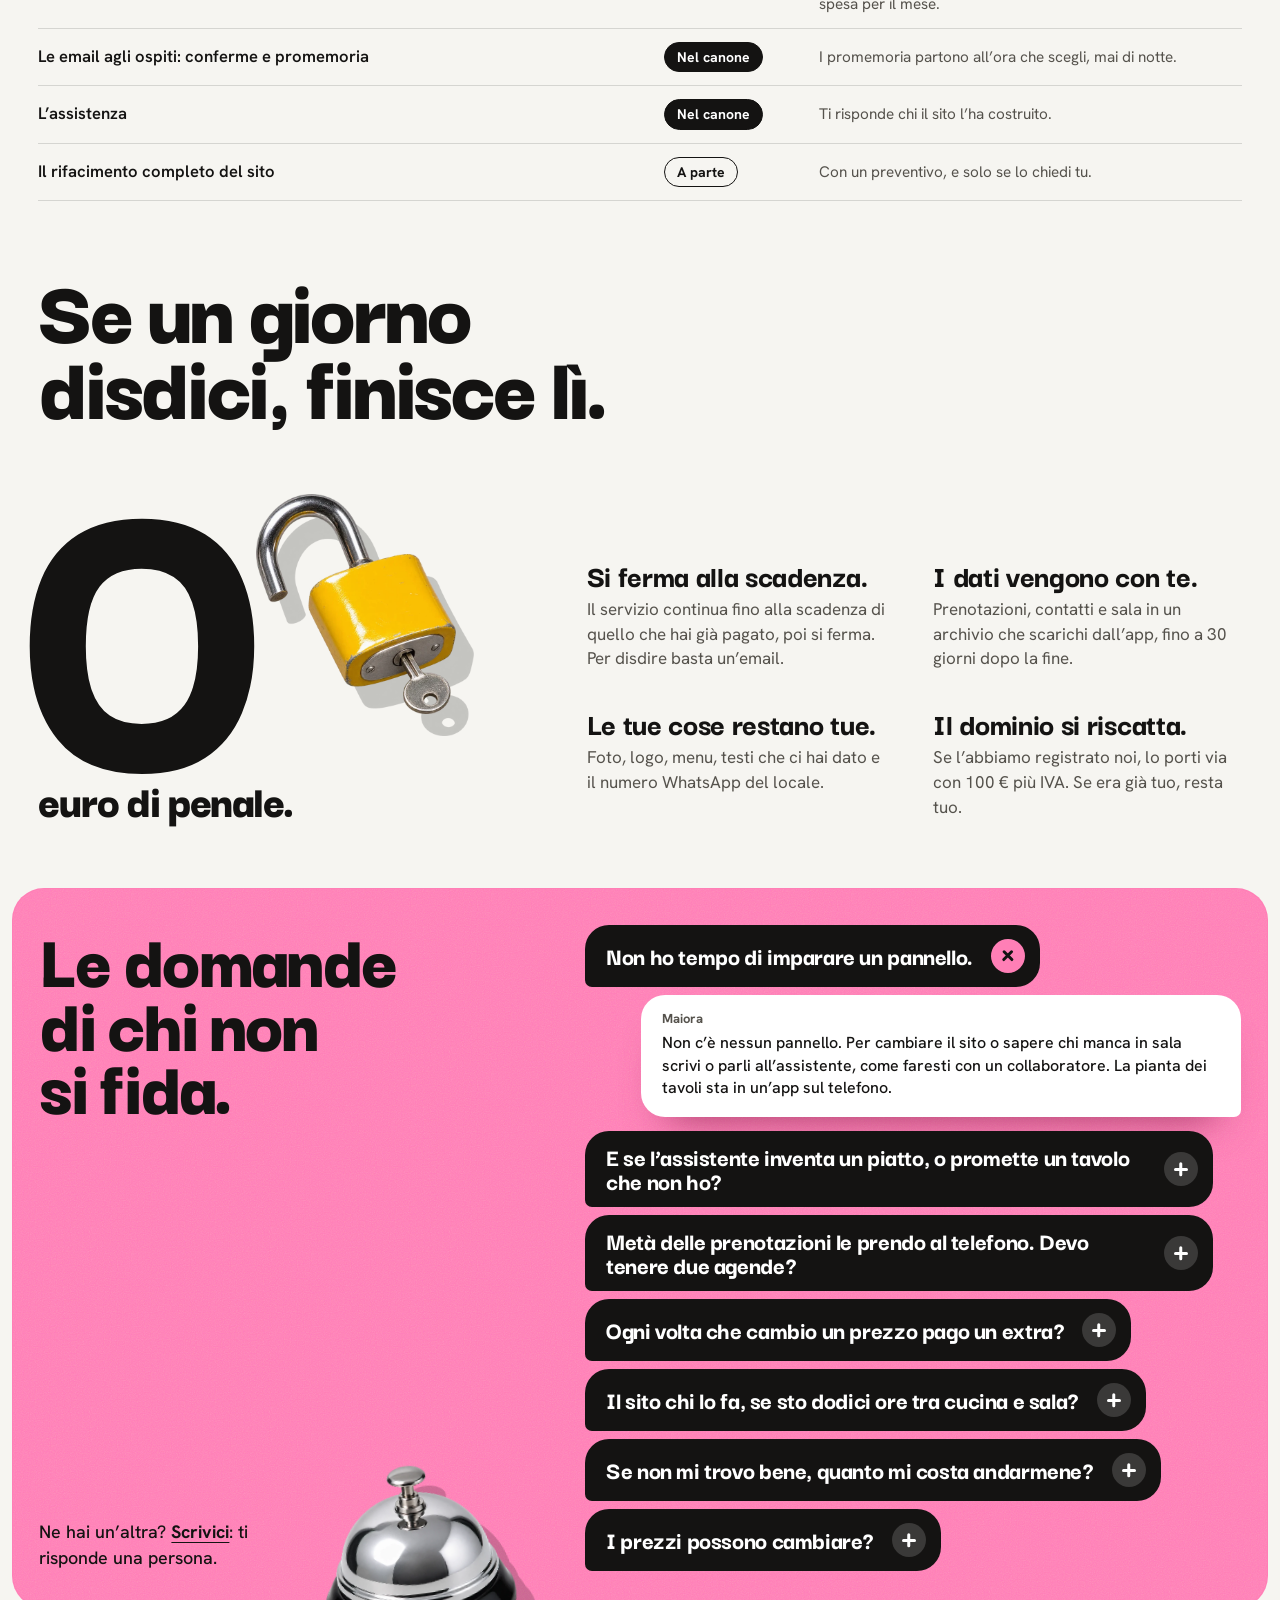
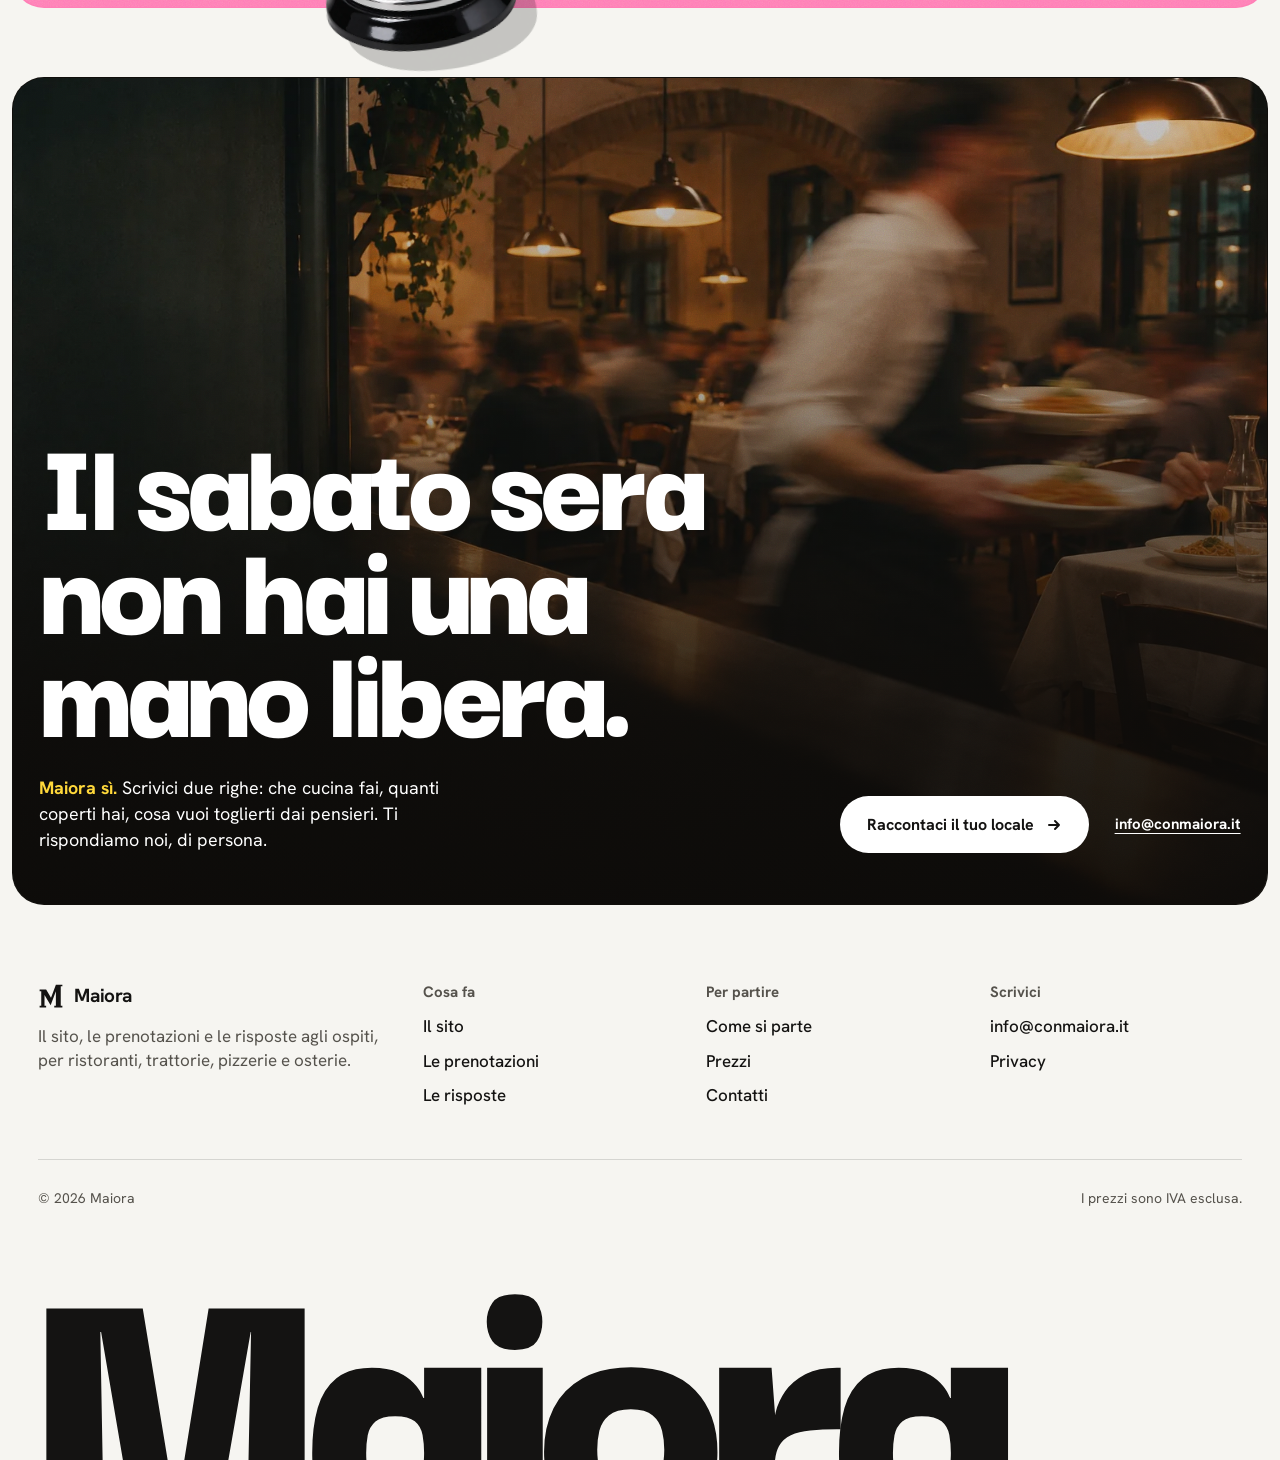
<file: prezzi.html>
<!doctype html>
<html lang="it">
<head>
<meta charset="utf-8">
<meta name="viewport" content="width=device-width, initial-scale=1">
<meta name="color-scheme" content="light">
<title>Prezzi di Maiora. 49 € al mese, sito compreso</title>
<meta name="description" content="Un piano solo: 49 € al mese oppure 468 € l’anno, più 200 € una volta per il sito, che costruiamo noi. Nessuna penale se disdici. IVA esclusa.">
<meta property="og:type" content="website">
<meta property="og:title" content="Prezzi di Maiora. 49 € al mese, sito compreso">
<meta property="og:description" content="Un piano solo: 49 € al mese oppure 468 € l’anno, più 200 € una volta per il sito, che costruiamo noi. Nessuna penale se disdici. IVA esclusa.">
<meta property="og:image" content="https://conmaiora.it/og.png">
<meta property="og:url" content="https://conmaiora.it/prezzi.html">
<meta name="twitter:card" content="summary_large_image">
<link rel="canonical" href="https://conmaiora.it/prezzi.html">
<link rel="icon" href="favicon.svg" type="image/svg+xml">
<link rel="icon" href="favicon.ico" sizes="32x32">
<link rel="apple-touch-icon" href="apple-touch-icon.png">
<link rel="manifest" href="manifest.webmanifest">
<meta name="theme-color" content="#F6F5F1">
<link rel="preload" href="assets/fonts/darker-grotesque.woff2" as="font" type="font/woff2" crossorigin>
<link rel="preload" href="assets/fonts/hanken-grotesk.woff2" as="font" type="font/woff2" crossorigin>
<link rel="stylesheet" href="assets/site.css">
</head>
<body>
<a class="skip" href="#contenuto">Vai al contenuto</a>
<header>
  <nav class="nav" aria-label="Principale">
    <a class="brand" href="index.html" aria-label="Maiora, inizio">
      <svg viewBox="0 0 48 48" aria-hidden="true"><path d="M6 12h6v30H6zM33 3h9v39h-9zM6 12h9l9 15 9-24h4.5L23.31 40.85zM3 42h12v3H3zM30 42h15v3H30zM3 12h6v3H3zM42 3h3v3h-3z"/></svg>
      Maiora
    </a>
    <ul>
      <li><a href="index.html#sito">Cosa fa</a></li>
      <li><a href="index.html#come">Come si parte</a></li>
      <li><a href="prezzi.html" aria-current="page">Prezzi</a></li>
    </ul>
    <div class="r">
      <a class="short" href="prezzi.html" aria-current="page">Prezzi</a>
      <a class="pill" href="contatti.html">Scrivici</a>
    </div>
  </nav>
</header>

<main id="contenuto">
<section class="page-head tight">
  <h1>Un conto solo.</h1>
  <p class="lede">Un piano, due modi di pagarlo. Dentro c’è tutto quello che Maiora fa: il sito del ristorante, le prenotazioni, le risposte agli ospiti.</p>
  <div class="act">
    <a class="pill big" href="contatti.html">Raccontaci il tuo locale <svg viewBox="0 0 16 16" fill="none" stroke="currentColor" stroke-width="2" stroke-linecap="round" stroke-linejoin="round" aria-hidden="true"><path d="M3 8h10M9 4l4 4-4 4"/></svg></a>
    <a class="link" href="#dentro">Cosa c’è dentro</a>
  </div>
</section>

<section class="plans" aria-label="I due modi di pagare">
  <img class="obj" src="assets/img/spillone.webp" alt="" width="420" height="858" data-wd-float>
  <div class="plan-c">
    <h2>Mese per mese</h2>
    <p class="big tab"><span aria-hidden="true">49</span><small><span class="vh">49 </span>€ al mese</small></p>
    <p class="sum">Parti con tre mesi, poi rinnovi un mese alla volta.</p>
    <dl>
      <div><dt>Il primo pagamento</dt><dd class="tab">347 €</dd></div>
      <div><dt>Dal quarto mese</dt><dd class="tab">49 € al mese</dd></div>
      <div><dt>Per disdire</dt><dd>7 giorni prima del rinnovo</dd></div>
    </dl>
  </div>
  <div class="plan-c">
    <h2>Un anno intero</h2>
    <p class="big tab"><span aria-hidden="true">39</span><small><span class="vh">39 </span>€ al mese</small></p>
    <p class="sum">468 € l’anno, pagati in una volta: <span class="hl">120 € in meno</span> rispetto al mensile.</p>
    <dl>
      <div><dt>Il primo pagamento</dt><dd class="tab">668 €</dd></div>
      <div><dt>Dal secondo anno</dt><dd class="tab">468 € l’anno</dd></div>
      <div><dt>Per disdire</dt><dd>30 giorni prima del rinnovo</dd></div>
    </dl>
  </div>
</section>
<p class="vat">Il primo pagamento comprende i 200 € di attivazione: una volta sola, per la creazione completa del sito. Prezzi IVA esclusa. Paghi con carta e ricevi la fattura elettronica.</p>

<section class="sec where" id="dentro">
  <h2 class="h-xl two"><em>Cosa c’è dentro,</em> e cosa no.</h2>
  <table>
    <thead><tr><th scope="col">Cosa</th><th scope="col">È compreso?</th><th scope="col">Da sapere</th></tr></thead>
    <tbody>
        <tr><th scope="row">La creazione del sito, in italiano e in inglese, menu compreso</th><td><span class="tag once">Attivazione, 200 €</span></td><td>Lo costruiamo noi dal modulo che compili. Si paga una volta.</td></tr>
        <tr><th scope="row">Le modifiche al sito chieste all’assistente</th><td><span class="tag in">Nel canone</span></td><td>Piatti, prezzi, orari, chiusure. Quante ne servono.</td></tr>
        <tr><th scope="row">Il dominio e il suo rinnovo</th><td><span class="tag in">Nel canone</span></td><td>Se ne hai già uno tuo, lo colleghiamo: il rinnovo resta a te.</td></tr>
        <tr><th scope="row">L’hosting del sito</th><td><span class="tag in">Nel canone</span></td><td>Su server in Germania.</td></tr>
        <tr><th scope="row">L’app con sala, agenda, messaggi e statistiche</th><td><span class="tag in">Nel canone</span></td><td>Anche per i dipendenti, ognuno con il suo ruolo.</td></tr>
        <tr><th scope="row">L’assistente per gli ospiti, sul sito e su WhatsApp</th><td><span class="tag in">Nel canone</span></td><td>Il collegamento a WhatsApp non ha sovrapprezzo, nemmeno se lo chiedi dopo.</td></tr>
        <tr><th scope="row">I messaggi WhatsApp</th><td><span class="tag out">A parte</span></td><td>Li paghi tu a Meta, con la tua carta. Nell’app fissi un limite di spesa per il mese.</td></tr>
        <tr><th scope="row">Le email agli ospiti: conferme e promemoria</th><td><span class="tag in">Nel canone</span></td><td>I promemoria partono all’ora che scegli, mai di notte.</td></tr>
        <tr><th scope="row">L’assistenza</th><td><span class="tag in">Nel canone</span></td><td>Ti risponde chi il sito l’ha costruito.</td></tr>
        <tr><th scope="row">Il rifacimento completo del sito</th><td><span class="tag out">A parte</span></td><td>Con un preventivo, e solo se lo chiedi tu.</td></tr>
    </tbody>
  </table>
</section>

<section class="sec" id="disdetta">
  <div class="sec-head">
    <h2 class="h-xl two"><em>Se un giorno disdici,</em> finisce lì.</h2>
  </div>
  <div class="zero">
    <div class="figure z">
      <span class="n tab" aria-hidden="true">0</span>
      <span class="u"><span class="vh">Zero </span>euro di penale.</span>
      <img class="obj" src="assets/img/lucchetto.webp" alt="" width="580" height="638" loading="lazy" decoding="async" data-wd-float>
    </div>
    <ul class="leave">
      <li><h3>Si ferma alla scadenza.</h3><p>Il servizio continua fino alla scadenza di quello che hai già pagato, poi si ferma. Per disdire basta un’email.</p></li>
      <li><h3>I dati vengono con te.</h3><p>Prenotazioni, contatti e sala in un archivio che scarichi dall’app, fino a 30 giorni dopo la fine.</p></li>
      <li><h3>Le tue cose restano tue.</h3><p>Foto, logo, menu, testi che ci hai dato e il numero WhatsApp del locale.</p></li>
      <li><h3>Il dominio si riscatta.</h3><p>Se l’abbiamo registrato noi, lo porti via con 100 € più IVA. Se era già tuo, resta tuo.</p></li>
    </ul>
  </div>
</section>

<section class="sec" id="domande">
  <div class="panel doubts">
    <img class="obj" src="assets/img/campanello.webp" alt="" width="760" height="736" loading="lazy" decoding="async" data-wd-float>
    <div class="doubts-h">
      <h2 class="h-xl">Le domande di chi non si fida.</h2>
      <p>Ne hai un’altra? <a href="contatti.html">Scrivici</a>: ti risponde una persona.</p>
    </div>
    <div class="qa">
      <details name="dubbi" open><summary><span>Non ho tempo di imparare un pannello.</span><i aria-hidden="true"></i></summary><div class="a"><small>Maiora</small><p>Non c’è nessun pannello. Per cambiare il sito o sapere chi manca in sala scrivi o parli all’assistente, come faresti con un collaboratore. La pianta dei tavoli sta in un’app sul telefono.</p></div></details>
      <details name="dubbi"><summary><span>E se l’assistente inventa un piatto, o promette un tavolo che non ho?</span><i aria-hidden="true"></i></summary><div class="a"><small>Maiora</small><p>Usa solo il tuo menu e la tua agenda, e dice sempre di essere un’intelligenza artificiale. I gruppi grandi restano in attesa del tuo sì. Quando una cosa non la sa, lascia i recapiti del locale.</p></div></details>
      <details name="dubbi"><summary><span>Metà delle prenotazioni le prendo al telefono. Devo tenere due agende?</span><i aria-hidden="true"></i></summary><div class="a"><small>Maiora</small><p>No. Quelle al telefono e i clienti di passaggio li segni nella stessa app, in due tocchi o a voce: «Due senza prenotazione, adesso».</p></div></details>
      <details name="dubbi"><summary><span>Ogni volta che cambio un prezzo pago un extra?</span><i aria-hidden="true"></i></summary><div class="a"><small>Maiora</small><p>No. Le modifiche a piatti, prezzi, orari e chiusure sono nel canone, quante ne servono.</p></div></details>
      <details name="dubbi"><summary><span>Il sito chi lo fa, se sto dodici ore tra cucina e sala?</span><i aria-hidden="true"></i></summary><div class="a"><small>Maiora</small><p>Noi. Tu compili un modulo solo, con menu, foto, orari e tavoli. La creazione del sito è compresa nei 200 € di attivazione.</p></div></details>
      <details name="dubbi"><summary><span>Se non mi trovo bene, quanto mi costa andarmene?</span><i aria-hidden="true"></i></summary><div class="a"><small>Maiora</small><p>Niente. Non ci sono penali: il servizio finisce alla scadenza del periodo già pagato, e i tuoi dati te li porti via.</p></div></details>
      <details name="dubbi"><summary><span>I prezzi possono cambiare?</span><i aria-hidden="true"></i></summary><div class="a"><small>Maiora</small><p>Solo con trenta giorni di preavviso. Se il nuovo prezzo non ti sta bene, disdici senza penali.</p></div></details>
    </div>
  </div>
</section>

<section class="end" aria-labelledby="end-h">
  <img class="photo" src="assets/img/sala.webp" srcset="assets/img/sala-960.webp 960w, assets/img/sala.webp 1536w" sizes="100vw" alt="" width="1536" height="1024" loading="lazy" decoding="async">
  <h2 id="end-h">Il sabato sera non hai una mano libera.</h2>
  <div class="row">
    <p><b>Maiora sì.</b> Scrivici due righe: che cucina fai, quanti coperti hai, cosa vuoi toglierti dai pensieri. Ti rispondiamo noi, di persona.</p>
    <div class="act">
      <a class="pill big light" href="contatti.html">Raccontaci il tuo locale <svg viewBox="0 0 16 16" fill="none" stroke="currentColor" stroke-width="2" stroke-linecap="round" stroke-linejoin="round" aria-hidden="true"><path d="M3 8h10M9 4l4 4-4 4"/></svg></a>
      <a class="link" href="mailto:info@conmaiora.it">info@conmaiora.it</a>
    </div>
  </div>
</section>

</main>

<footer class="footer">
  <div class="cols3">
    <div class="about">
      <a class="brand" href="index.html" aria-label="Maiora, inizio">
        <svg viewBox="0 0 48 48" aria-hidden="true"><path d="M6 12h6v30H6zM33 3h9v39h-9zM6 12h9l9 15 9-24h4.5L23.31 40.85zM3 42h12v3H3zM30 42h15v3H30zM3 12h6v3H3zM42 3h3v3h-3z"/></svg>
        Maiora
      </a>
      <p>Il sito, le prenotazioni e le risposte agli ospiti, per ristoranti, trattorie, pizzerie e osterie.</p>
    </div>
    <div>
      <h3>Cosa fa</h3>
      <ul>
        <li><a href="index.html#sito">Il sito</a></li>
        <li><a href="index.html#prenotazioni">Le prenotazioni</a></li>
        <li><a href="index.html#risposte">Le risposte</a></li>
      </ul>
    </div>
    <div>
      <h3>Per partire</h3>
      <ul>
        <li><a href="index.html#come">Come si parte</a></li>
        <li><a href="prezzi.html">Prezzi</a></li>
        <li><a href="contatti.html">Contatti</a></li>
      </ul>
    </div>
    <div>
      <h3>Scrivici</h3>
      <ul>
        <li><a href="mailto:info@conmaiora.it">info@conmaiora.it</a></li>
        <li><a href="privacy.html">Privacy</a></li>
      </ul>
    </div>
  </div>
  <p class="legal"><span>© 2026 Maiora</span><span>I prezzi sono IVA esclusa.</span></p>
  <p class="word" aria-hidden="true" data-wd-crop>Maiora</p>
</footer>

<script src="assets/site.js" defer></script>
</body>
</html>
</file>
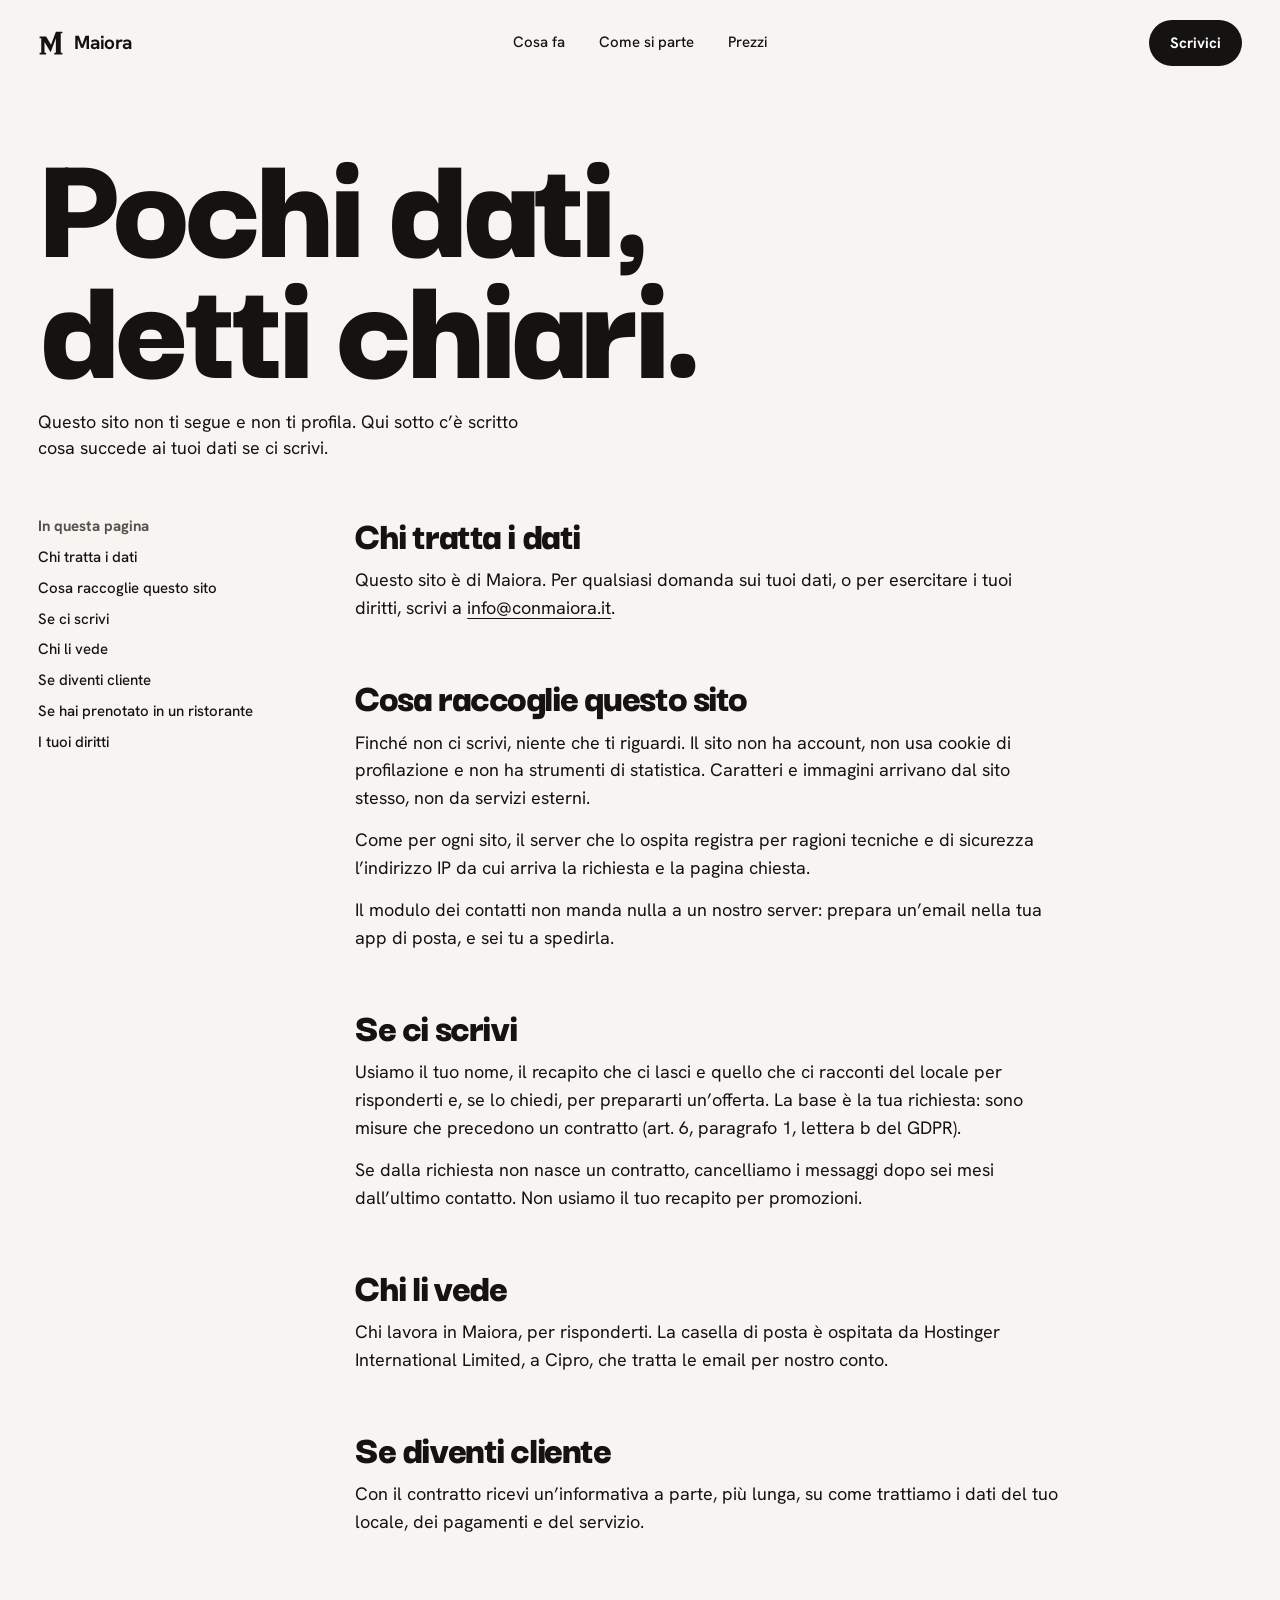
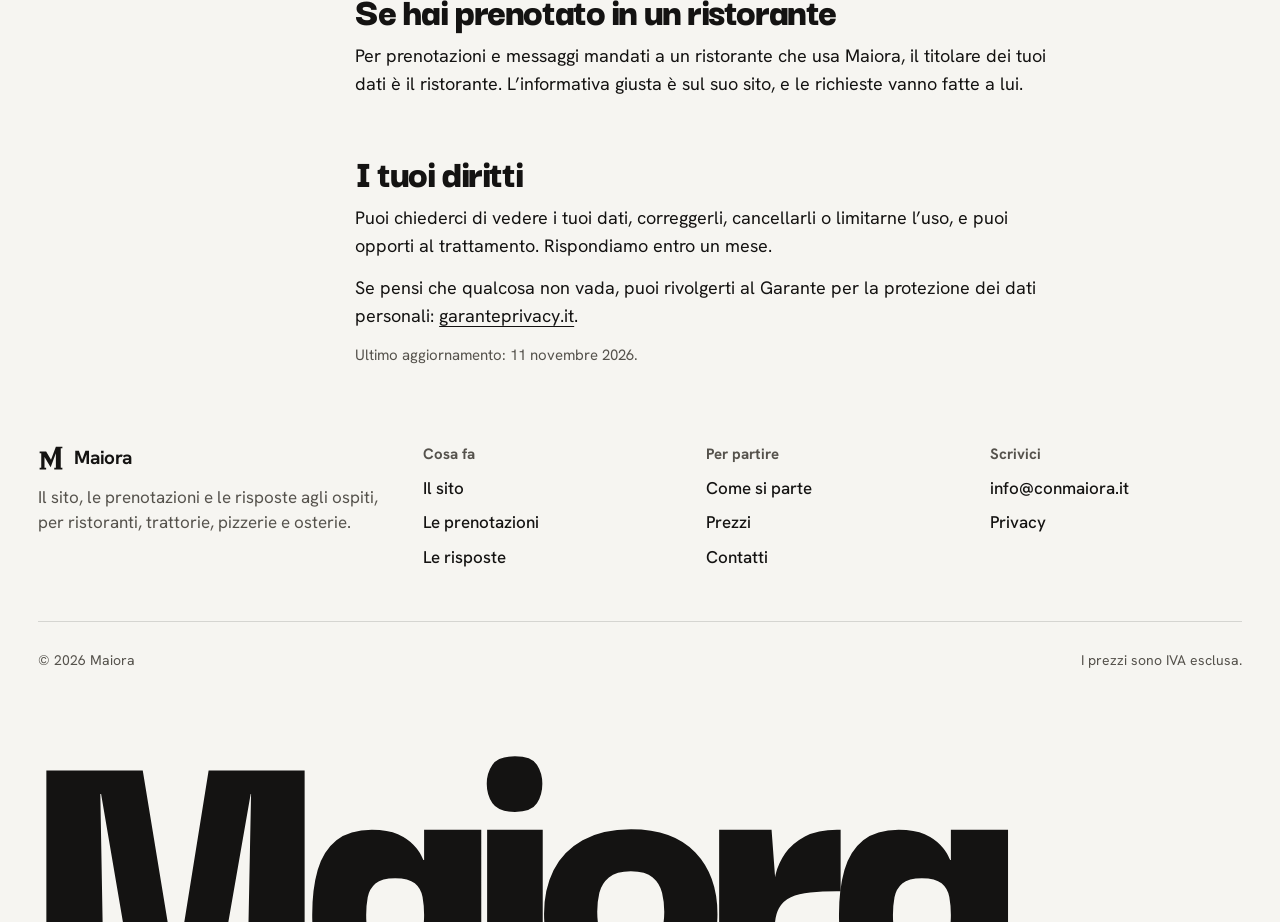
<file: privacy.html>
<!doctype html>
<html lang="it">
<head>
<meta charset="utf-8">
<meta name="viewport" content="width=device-width, initial-scale=1">
<meta name="color-scheme" content="light">
<title>Privacy. Come questo sito usa i dati</title>
<meta name="description" content="Questo sito non usa cookie di profilazione né statistiche. Se ci scrivi, usiamo i tuoi dati solo per risponderti.">
<meta property="og:type" content="website">
<meta property="og:title" content="Privacy. Come questo sito usa i dati">
<meta property="og:description" content="Questo sito non usa cookie di profilazione né statistiche. Se ci scrivi, usiamo i tuoi dati solo per risponderti.">
<meta property="og:image" content="https://conmaiora.it/og.png">
<meta property="og:url" content="https://conmaiora.it/privacy.html">
<meta name="twitter:card" content="summary_large_image">
<link rel="canonical" href="https://conmaiora.it/privacy.html">
<link rel="icon" href="favicon.svg" type="image/svg+xml">
<link rel="icon" href="favicon.ico" sizes="32x32">
<link rel="apple-touch-icon" href="apple-touch-icon.png">
<link rel="manifest" href="manifest.webmanifest">
<meta name="theme-color" content="#F6F5F1">
<link rel="preload" href="assets/fonts/darker-grotesque.woff2" as="font" type="font/woff2" crossorigin>
<link rel="preload" href="assets/fonts/hanken-grotesk.woff2" as="font" type="font/woff2" crossorigin>
<link rel="stylesheet" href="assets/site.css">
</head>
<body>
<a class="skip" href="#contenuto">Vai al contenuto</a>
<header>
  <nav class="nav" aria-label="Principale">
    <a class="brand" href="index.html" aria-label="Maiora, inizio">
      <svg viewBox="0 0 48 48" aria-hidden="true"><path d="M6 12h6v30H6zM33 3h9v39h-9zM6 12h9l9 15 9-24h4.5L23.31 40.85zM3 42h12v3H3zM30 42h15v3H30zM3 12h6v3H3zM42 3h3v3h-3z"/></svg>
      Maiora
    </a>
    <ul>
      <li><a href="index.html#sito">Cosa fa</a></li>
      <li><a href="index.html#come">Come si parte</a></li>
      <li><a href="prezzi.html">Prezzi</a></li>
    </ul>
    <div class="r">
      <a class="short" href="prezzi.html">Prezzi</a>
      <a class="pill" href="contatti.html">Scrivici</a>
    </div>
  </nav>
</header>

<main id="contenuto">
<section class="page-head">
  <h1>Pochi dati, detti chiari.</h1>
  <p class="lede">Questo sito non ti segue e non ti profila. Qui sotto c’è scritto cosa succede ai tuoi dati se ci scrivi.</p>
</section>
<!-- DA COMPLETARE prima della pubblicazione: ragione sociale, partita IVA, sede e PEC del titolare, nella sezione «Chi tratta i dati» e nel piede. -->
<div class="doc">
  <nav aria-label="In questa pagina">
    <h2>In questa pagina</h2>
    <ul>
      <li><a href="#chi">Chi tratta i dati</a></li>
      <li><a href="#sito">Cosa raccoglie questo sito</a></li>
      <li><a href="#scrivi">Se ci scrivi</a></li>
      <li><a href="#chi-vede">Chi li vede</a></li>
      <li><a href="#cliente">Se diventi cliente</a></li>
      <li><a href="#ospiti">Se hai prenotato in un ristorante</a></li>
      <li><a href="#diritti">I tuoi diritti</a></li>
    </ul>
  </nav>
  <article>
    <h2 id="chi">Chi tratta i dati</h2>
    <p>Questo sito è di Maiora. Per qualsiasi domanda sui tuoi dati, o per esercitare i tuoi diritti, scrivi a <a href="mailto:info@conmaiora.it">info@conmaiora.it</a>.</p>
    <h2 id="sito">Cosa raccoglie questo sito</h2>
    <p>Finché non ci scrivi, niente che ti riguardi. Il sito non ha account, non usa cookie di profilazione e non ha strumenti di statistica. Caratteri e immagini arrivano dal sito stesso, non da servizi esterni.</p><p>Come per ogni sito, il server che lo ospita registra per ragioni tecniche e di sicurezza l’indirizzo IP da cui arriva la richiesta e la pagina chiesta.</p><p>Il modulo dei contatti non manda nulla a un nostro server: prepara un’email nella tua app di posta, e sei tu a spedirla.</p>
    <h2 id="scrivi">Se ci scrivi</h2>
    <p>Usiamo il tuo nome, il recapito che ci lasci e quello che ci racconti del locale per risponderti e, se lo chiedi, per prepararti un’offerta. La base è la tua richiesta: sono misure che precedono un contratto (art. 6, paragrafo 1, lettera b del GDPR).</p><p>Se dalla richiesta non nasce un contratto, cancelliamo i messaggi dopo sei mesi dall’ultimo contatto. Non usiamo il tuo recapito per promozioni.</p>
    <h2 id="chi-vede">Chi li vede</h2>
    <p>Chi lavora in Maiora, per risponderti. La casella di posta è ospitata da Hostinger International Limited, a Cipro, che tratta le email per nostro conto.</p>
    <h2 id="cliente">Se diventi cliente</h2>
    <p>Con il contratto ricevi un’informativa a parte, più lunga, su come trattiamo i dati del tuo locale, dei pagamenti e del servizio.</p>
    <h2 id="ospiti">Se hai prenotato in un ristorante</h2>
    <p>Per prenotazioni e messaggi mandati a un ristorante che usa Maiora, il titolare dei tuoi dati è il ristorante. L’informativa giusta è sul suo sito, e le richieste vanno fatte a lui.</p>
    <h2 id="diritti">I tuoi diritti</h2>
    <p>Puoi chiederci di vedere i tuoi dati, correggerli, cancellarli o limitarne l’uso, e puoi opporti al trattamento. Rispondiamo entro un mese.</p><p>Se pensi che qualcosa non vada, puoi rivolgerti al Garante per la protezione dei dati personali: <a href="https://www.garanteprivacy.it/" rel="noopener">garanteprivacy.it</a>.</p>
    <p class="stamp">Ultimo aggiornamento: 11 novembre 2026.</p>
  </article>
</div>
</main>

<footer class="footer">
  <div class="cols3">
    <div class="about">
      <a class="brand" href="index.html" aria-label="Maiora, inizio">
        <svg viewBox="0 0 48 48" aria-hidden="true"><path d="M6 12h6v30H6zM33 3h9v39h-9zM6 12h9l9 15 9-24h4.5L23.31 40.85zM3 42h12v3H3zM30 42h15v3H30zM3 12h6v3H3zM42 3h3v3h-3z"/></svg>
        Maiora
      </a>
      <p>Il sito, le prenotazioni e le risposte agli ospiti, per ristoranti, trattorie, pizzerie e osterie.</p>
    </div>
    <div>
      <h3>Cosa fa</h3>
      <ul>
        <li><a href="index.html#sito">Il sito</a></li>
        <li><a href="index.html#prenotazioni">Le prenotazioni</a></li>
        <li><a href="index.html#risposte">Le risposte</a></li>
      </ul>
    </div>
    <div>
      <h3>Per partire</h3>
      <ul>
        <li><a href="index.html#come">Come si parte</a></li>
        <li><a href="prezzi.html">Prezzi</a></li>
        <li><a href="contatti.html">Contatti</a></li>
      </ul>
    </div>
    <div>
      <h3>Scrivici</h3>
      <ul>
        <li><a href="mailto:info@conmaiora.it">info@conmaiora.it</a></li>
        <li><a href="privacy.html">Privacy</a></li>
      </ul>
    </div>
  </div>
  <p class="legal"><span>© 2026 Maiora</span><span>I prezzi sono IVA esclusa.</span></p>
  <p class="word" aria-hidden="true" data-wd-crop>Maiora</p>
</footer>

<script src="assets/site.js" defer></script>
</body>
</html>
</file>
<file: assets/site.css>
/* conmaiora.it — direzione F, «Tre lavori in meno».
   Tre colori, ognuno con un padrone: giallo = il sito, cobalto = le prenotazioni,
   notte e rosa = le risposte. Il resto è osso e inchiostro. */

@font-face{font-family:"Darker Grotesque";src:url("fonts/darker-grotesque.woff2") format("woff2");font-weight:300 900;font-display:swap}
@font-face{font-family:"Hanken Grotesk";src:url("fonts/hanken-grotesk.woff2") format("woff2");font-weight:100 900;font-display:swap}
@font-face{font-family:"Young Serif";src:url("fonts/young-serif.woff2") format("woff2");font-weight:400;font-display:swap}
@font-face{font-family:"Darker Fallback";src:local("Arial"),local("Liberation Sans"),local("Arimo"),local("Helvetica");size-adjust:82.13%;ascent-override:129.07%;descent-override:36.53%;line-gap-override:0%;font-weight:900}
@font-face{font-family:"Hanken Fallback";src:local("Arial"),local("Liberation Sans"),local("Arimo"),local("Helvetica");size-adjust:99.15%;ascent-override:100.86%;descent-override:30.26%;line-gap-override:0%}
@font-face{font-family:"Young Fallback";src:local("Times New Roman"),local("Liberation Serif"),local("Tinos");size-adjust:118.71%;ascent-override:88.45%;descent-override:31.17%;line-gap-override:0%}

:root{
  color-scheme:light;
  --ground:#F6F5F1;
  --ink:#141312;
  --ink-2:#55524C;
  --mist:#8D887E;            /* la prima metà dei titoli a due toni */
  --rule:rgba(20,19,18,.14);
  --yellow:#FFD83A;          /* il sito */
  --cobalt:#2747F5;          /* le prenotazioni */
  --cobalt-2:#1B33C4;
  --pale:#C7D3FF;
  --night:#161514;           /* le risposte */
  --night-2:#262422;
  --pink:#FF7FB6;
  --flag:#FF7A3D;            /* «serve un gesto»: solo sulla pianta */
  --sheet:#FBF6EA;           /* il sito della trattoria d'esempio */
  --sheet-ink:#211B14;
  --sheet-2:#6E6558;
  --focus:var(--cobalt);
  --display:"Darker Grotesque","Darker Fallback","Arial Narrow",Arial,sans-serif;
  --sans:"Hanken Grotesk","Hanken Fallback",system-ui,"Segoe UI",Roboto,Arial,sans-serif;
  --serif:"Young Serif","Young Fallback",Georgia,serif;
  --pad:clamp(18px,3vw,44px);
  --gut:12px;
  --gap:clamp(44px,5.4vw,92px);   /* tra una sezione e l'altra */
  --r-l:32px; --r-m:22px; --r-s:12px;
  --ease:cubic-bezier(.2,.8,.2,1);
  --grain:url("data:image/svg+xml,%3Csvg xmlns='http://www.w3.org/2000/svg' width='180' height='180'%3E%3Cfilter id='n'%3E%3CfeTurbulence type='fractalNoise' baseFrequency='.85' numOctaves='2' stitchTiles='stitch'/%3E%3C/filter%3E%3Crect width='100%25' height='100%25' filter='url(%23n)'/%3E%3C/svg%3E");
  --spring:linear(0,.42 9%,.84 21%,1.02 33%,1.05 41%,1.01 55%,.99 70%,1);
}
@view-transition{navigation:auto}

*{box-sizing:border-box;margin:0;padding:0}
html{-webkit-text-size-adjust:100%;scroll-behavior:smooth;scroll-padding-top:20px}
body{font-family:var(--sans);font-size:17px;line-height:1.45;color:var(--ink);background:var(--ground);-webkit-font-smoothing:antialiased;overflow-x:clip}
img{max-width:100%;height:auto;display:block}
a{color:inherit;text-underline-offset:4px}
button{font:inherit;color:inherit}
ul,ol{list-style:none}
.tab{font-variant-numeric:tabular-nums}
:focus-visible{outline:3px solid var(--focus);outline-offset:3px;border-radius:10px}
.skip{position:absolute;left:var(--pad);top:-80px;z-index:50;background:var(--ink);color:#fff;padding:12px 18px;border-radius:999px;font-weight:700}
.skip:focus{top:12px}
.vh{position:absolute;width:1px;height:1px;overflow:hidden;clip-path:inset(50%);white-space:nowrap}

/* ---------- navigazione ---------- */
.nav{display:grid;grid-template-columns:1fr auto 1fr;align-items:center;padding:20px var(--pad);font-size:15px;font-weight:500;position:relative;z-index:6}
.brand{display:flex;align-items:center;gap:10px;text-decoration:none;font-weight:700;font-size:19px;letter-spacing:-.02em;justify-self:start}
.brand svg{width:26px;height:26px;fill:currentColor}
.nav ul{display:flex;gap:34px}
.nav ul a{text-decoration:none;padding:8px 0}
.nav ul a:hover,.nav ul a[aria-current]{text-decoration:underline;text-underline-offset:6px;text-decoration-thickness:2px}
.nav .r{justify-self:end;display:flex;align-items:center;gap:18px}
.nav .r .short{display:none;font-weight:600;padding:8px 0}

.pill{display:inline-flex;align-items:center;gap:12px;background:var(--ink);color:#fff;font-weight:700;font-size:15px;line-height:1.2;padding:13px 20px;border-radius:999px;text-decoration:none;border:1px solid transparent;cursor:pointer;transition:transform .16s var(--ease),background .16s}
.pill:hover{background:var(--cobalt)}
.pill:active{transform:scale(.97)}
.pill.big{font-size:16px;padding:18px 26px}
.pill svg{width:16px;height:16px;flex:none}
.pill.light{background:#fff;color:var(--ink)}
.pill.light:hover{background:var(--yellow)}
.link{font-size:15px;font-weight:700;white-space:nowrap}
.act{display:flex;align-items:center;gap:26px;flex-wrap:wrap}

/* ---------- titoli ---------- */
h1,h2,h3{font-family:var(--display);font-weight:900;letter-spacing:-.035em;text-wrap:balance}
.h-xl{font-size:clamp(44px,7.4vw,128px);line-height:.8}
.two em{font-style:normal;color:var(--mist)}
.lede{font-size:clamp(17px,1.4vw,21px);line-height:1.42;max-width:50ch}

/* ---------- apertura ---------- */
.hero{min-height:min(100svh,880px,max(620px,74vw));display:grid;grid-template-rows:auto auto 1fr auto;overflow-x:clip}
.hero h1{font-size:clamp(64px,14.2vw,250px);line-height:.78;letter-spacing:-.045em;padding:0 var(--pad);position:relative;z-index:1}
.hero>*{min-width:0}
.trio{position:relative;z-index:2;display:flex;gap:var(--gut);padding:0 var(--gut);margin-top:clamp(8px,1.5vw,24px);align-items:stretch;min-height:clamp(300px,45vh,430px)}
.job{position:relative;isolation:isolate;flex:1 1 0;border-radius:var(--r-l);padding:24px 26px 26px;display:flex;flex-direction:column;justify-content:flex-end;text-decoration:none;transition:flex-grow .6s var(--ease);min-width:0;border:1px solid transparent}
.job.a{background:var(--yellow);--focus:var(--ink)}
.job.b{background:var(--cobalt);color:#fff}
.job.c{background:var(--night);color:#fff;--focus:var(--pink)}
.job img{position:absolute;height:auto;max-width:none;pointer-events:none;filter:drop-shadow(18px 22px 0 rgba(0,0,0,.2));transition:transform .6s var(--ease)}
.job.a img{width:min(52%,270px,30svh);right:8%;top:-74px}
.job.b img{width:min(56%,290px,32svh);right:6%;top:-64px}
.job.c img,.job.c .shade{width:min(78%,410px,52svh);right:4%;top:-52px}
.job.c img,.dark .obj{filter:none}
/* l'ombra della cornetta vive solo dentro il pannello notte */
.clipbox{position:absolute;inset:0;overflow:hidden;border-radius:inherit;pointer-events:none;z-index:-1}
.shade{position:absolute;aspect-ratio:840/512;margin:22px -18px 0 0;background:rgba(150,62,100,.42);-webkit-mask:url(img/cornetta.webp) center/100% 100% no-repeat;mask:url(img/cornetta.webp) center/100% 100% no-repeat;transition:transform .6s var(--ease)}
.job small{font-size:13px;font-weight:700;letter-spacing:.07em;text-transform:uppercase}
.job h2{font-size:clamp(34px,3.7vw,58px);line-height:.82;letter-spacing:-.03em;margin:8px 0 10px}
.job p{font-size:16px;line-height:1.38;max-width:min(31ch,calc(100% - 56px));font-weight:500}
.job .go{position:absolute;right:22px;bottom:22px;width:44px;height:44px;border-radius:50%;display:grid;place-items:center;background:rgba(20,19,18,.1);transition:transform .3s var(--ease)}
.job.b .go,.job.c .go{background:rgba(255,255,255,.16)}
.job .go svg{width:18px;height:18px}
@media (hover:hover){
  .job:hover,.job:focus-visible{flex-grow:1.45}
  .job:hover img,.job:hover .shade{transform:translateY(-10px) scale(1.04)}
  .job:hover .go{transform:translateY(4px)}
}
@media (prefers-reduced-motion:no-preference){
  .job img{animation:bob 9s ease-in-out infinite}
  .job.b img{animation-delay:-3s}.job.c img{animation-delay:-6s}
  .job .shade{animation:bob 9s ease-in-out -6s infinite}
}
@keyframes bob{50%{translate:0 -9px}}
.idle .job img,.idle .job .shade,.idle .plate img,.idle .live i,.idle .before,.idle .after,.idle .conf,.idle .chip.a,.idle .wire.a,.idle .asks{animation-play-state:paused}
.hero .foot{display:flex;justify-content:space-between;align-items:center;gap:32px;padding:clamp(18px,3vh,30px) var(--pad) clamp(20px,3.4vh,34px)}
.hero .foot p{font-size:clamp(16px,1.3vw,19px);line-height:1.42;max-width:58ch}
.hero .foot .act{flex:none}
@media (min-width:1001px) and (max-height:760px){
  .hero h1{font-size:min(14.2vw,27svh)}
  .trio{min-height:270px}
  .job{padding:18px 22px 20px}
  .job.a img{width:min(40%,25svh);top:-58px}
  .job.b img{width:min(42%,26svh);top:-50px}
  .job.c img,.job.c .shade{width:min(52%,36svh);top:-44px}
  .job p{font-size:15px}
  .hero .foot{padding-top:14px;padding-bottom:16px}
  .page-head{padding-top:12px}
  .page-head h1{font-size:min(12.4vw,22svh)}
  .contact{margin-top:28px}
}

/* ---------- sezioni ---------- */
.sec{padding:var(--gap) 0 0;position:relative}
.sito{overflow-x:clip}
.sec-head{padding:0 var(--pad);position:relative}
.sec-head h2{max-width:15ch}
.sec-head .lede{margin-top:clamp(20px,2.4vw,34px)}
.panel{position:relative;margin:0 var(--gut);border-radius:var(--r-l);border:1px solid transparent;isolation:isolate}
/* grana leggera sui campi di colore, come carta stampata */
.panel::before,.job::before,.plans::before,.form::before,.next-steps::before{content:"";position:absolute;inset:0;border-radius:inherit;z-index:-1;pointer-events:none;opacity:.2;mix-blend-mode:overlay;background:var(--grain)}
.obj{position:absolute;z-index:5;pointer-events:none;max-width:none;height:auto;filter:drop-shadow(18px 22px 0 rgba(0,0,0,.2))}

/* ---------- il sito: la prova ---------- */
.sito .sec-head{padding-right:min(34vw,460px)}
.sito .obj{width:min(27vw,330px,40svh);right:max(5vw,40px);bottom:-150px}
.demo{background:var(--yellow);margin-top:clamp(30px,3.8vw,60px);display:grid;grid-template-columns:minmax(0,.82fr) minmax(0,1.18fr);gap:clamp(24px,3.4vw,56px);padding:clamp(26px,3.2vw,48px) clamp(22px,3.2vw,48px) 0;--focus:var(--ink)}
.ask{padding-bottom:clamp(26px,3.2vw,48px);display:flex;flex-direction:column;min-width:0}
.ask h3{font-size:clamp(30px,2.9vw,46px);line-height:.86;letter-spacing:-.02em;max-width:13ch}
.ask>p{margin-top:12px;font-size:16px;font-weight:500;max-width:36ch}
.reqs{display:grid;gap:8px;margin-top:22px;justify-items:start;position:relative}
.reqs button{background:transparent;border:1.5px solid rgba(20,19,18,.5);border-radius:22px 22px 22px 6px;padding:11px 17px;font-size:16px;font-weight:600;line-height:1.3;cursor:pointer;text-align:left;transition:background .18s,color .18s,border-color .18s,transform .16s var(--ease)}
.reqs button:hover{border-color:var(--ink)}
.reqs button:active{transform:scale(.97)}
.reqs button[aria-pressed="true"]{border-color:var(--ink);background:rgba(20,19,18,.1) url("data:image/svg+xml,%3Csvg xmlns='http://www.w3.org/2000/svg' viewBox='0 0 12 12' fill='none' stroke='%23141312' stroke-width='2.2' stroke-linecap='round' stroke-linejoin='round'%3E%3Cpath d='M2.5 6.4l2.3 2.3 4.7-5'/%3E%3C/svg%3E") 14px 50%/13px no-repeat;padding-left:35px}
.reqs button.now{background:var(--ink);color:#fff;border-color:var(--ink);padding-left:17px}
.reset{align-self:flex-start;margin-top:12px;background:none;border:0;padding:6px 0;font-size:15px;font-weight:700;text-decoration:underline;text-underline-offset:4px;cursor:pointer}
.thread{margin-top:auto;padding-top:26px;display:grid;gap:8px;position:relative;z-index:4;margin-right:calc(clamp(24px,3.4vw,56px) * -1 - min(22px,1.4vw))}
.bub{padding:13px 17px;border-radius:22px;font-size:16px;line-height:1.32;font-weight:500;box-shadow:0 26px 40px -26px rgba(60,40,0,.55);border:1px solid transparent}
.bub small{display:flex;gap:8px;align-items:center;font-size:13px;font-weight:700;margin-bottom:3px}
.bub.me{background:var(--ink);color:#fff;border-bottom-right-radius:6px;justify-self:end;margin-left:36px}
.bub.me small{color:#D9D5CC}
.wave{display:flex;align-items:center;gap:9px;margin:5px 0 7px}
.wave i{flex:none;width:0;height:0;border-left:11px solid #fff;border-top:7px solid transparent;border-bottom:7px solid transparent}
.wave em{flex:none;width:112px;height:20px;position:relative;background:url("data:image/svg+xml,%3Csvg xmlns='http://www.w3.org/2000/svg' width='112' height='20' fill='%23fff' fill-opacity='.34'%3E%3Crect x='0' y='7.0' width='3' height='6' rx='1.5'/%3E%3Crect x='7' y='5.0' width='3' height='10' rx='1.5'/%3E%3Crect x='14' y='2.0' width='3' height='16' rx='1.5'/%3E%3Crect x='21' y='5.5' width='3' height='9' rx='1.5'/%3E%3Crect x='28' y='3.5' width='3' height='13' rx='1.5'/%3E%3Crect x='35' y='0.0' width='3' height='20' rx='1.5'/%3E%3Crect x='42' y='4.0' width='3' height='12' rx='1.5'/%3E%3Crect x='49' y='6.5' width='3' height='7' rx='1.5'/%3E%3Crect x='56' y='2.5' width='3' height='15' rx='1.5'/%3E%3Crect x='63' y='1.0' width='3' height='18' rx='1.5'/%3E%3Crect x='70' y='5.0' width='3' height='10' rx='1.5'/%3E%3Crect x='77' y='7.0' width='3' height='6' rx='1.5'/%3E%3Crect x='84' y='4.0' width='3' height='12' rx='1.5'/%3E%3Crect x='91' y='1.5' width='3' height='17' rx='1.5'/%3E%3Crect x='98' y='5.5' width='3' height='9' rx='1.5'/%3E%3Crect x='105' y='7.5' width='3' height='5' rx='1.5'/%3E%3C/svg%3E")}
.wave em::after{content:"";position:absolute;inset:0;background:url("data:image/svg+xml,%3Csvg xmlns='http://www.w3.org/2000/svg' width='112' height='20' fill='%23FFD83A' fill-opacity='1'%3E%3Crect x='0' y='7.0' width='3' height='6' rx='1.5'/%3E%3Crect x='7' y='5.0' width='3' height='10' rx='1.5'/%3E%3Crect x='14' y='2.0' width='3' height='16' rx='1.5'/%3E%3Crect x='21' y='5.5' width='3' height='9' rx='1.5'/%3E%3Crect x='28' y='3.5' width='3' height='13' rx='1.5'/%3E%3Crect x='35' y='0.0' width='3' height='20' rx='1.5'/%3E%3Crect x='42' y='4.0' width='3' height='12' rx='1.5'/%3E%3Crect x='49' y='6.5' width='3' height='7' rx='1.5'/%3E%3Crect x='56' y='2.5' width='3' height='15' rx='1.5'/%3E%3Crect x='63' y='1.0' width='3' height='18' rx='1.5'/%3E%3Crect x='70' y='5.0' width='3' height='10' rx='1.5'/%3E%3Crect x='77' y='7.0' width='3' height='6' rx='1.5'/%3E%3Crect x='84' y='4.0' width='3' height='12' rx='1.5'/%3E%3Crect x='91' y='1.5' width='3' height='17' rx='1.5'/%3E%3Crect x='98' y='5.5' width='3' height='9' rx='1.5'/%3E%3Crect x='105' y='7.5' width='3' height='5' rx='1.5'/%3E%3C/svg%3E")}
.wave b{font-size:13px;font-weight:600;color:#D9D5CC}
.thread.go .wave em::after{animation:fill .5s linear both}
@keyframes fill{from{clip-path:inset(0 100% 0 0)}to{clip-path:inset(0 0 0 0)}}
.bub.ai{background:#fff;border-bottom-left-radius:6px;justify-self:start;margin-right:36px}
.bub.ai small{color:var(--ink-2)}
.bub .done{display:inline-flex;align-items:center;gap:5px;color:var(--ink)}
.bub .done svg{width:13px;height:13px}
.thread.go .bub{animation:pop .5s var(--spring) both}
.thread.go .ai{animation-delay:.5s}
@keyframes pop{from{transform:translateY(16px) scale(.95)}}

.sheet-wrap{position:relative;min-width:0;align-self:end}
.sheet{background:var(--sheet);color:var(--sheet-ink);border-radius:26px 26px 0 0;padding:clamp(20px,2.2vw,32px) clamp(20px,2.6vw,40px) 0;height:clamp(440px,min(46vw,100svh - 120px),664px);overflow:hidden;isolation:isolate;box-shadow:0 0 0 1px rgba(33,27,20,.06),0 -30px 60px -40px rgba(80,55,0,.6)}
.sheet .bar{display:flex;justify-content:space-between;align-items:baseline;gap:16px;font-size:14px;color:var(--sheet-2);font-weight:500}
.sheet .bar b{font-family:var(--serif);font-weight:400;font-size:21px;color:var(--sheet-ink)}
.sheet .bar span{display:flex;gap:20px}
.sheet .cover{position:relative;margin-top:16px;border-radius:16px;overflow:hidden;height:clamp(96px,10vw,150px)}
.sheet .cover img{width:100%;height:100%;object-fit:cover;object-position:50% 40%}
.closed{position:absolute;left:10px;top:10px;max-width:calc(100% - 20px);background:var(--yellow);color:var(--sheet-ink);border-radius:10px;padding:8px 13px;font-size:15px;font-weight:700;line-height:1.25;display:none}
.sheet h4{font-family:var(--serif);font-weight:400;font-size:clamp(40px,4.4vw,68px);line-height:1;letter-spacing:-.02em;margin-top:clamp(14px,1.8vw,24px)}
.cols{display:grid;grid-template-columns:1fr 1fr;gap:clamp(20px,3vw,48px);margin-top:clamp(12px,1.6vw,22px)}
.cols h5{font-size:13px;font-weight:700;letter-spacing:.08em;text-transform:uppercase;color:var(--sheet-2);padding-bottom:9px;border-bottom:1px solid rgba(33,27,20,.18)}
.cols h5 small{font-size:inherit;letter-spacing:0;text-transform:none;font-weight:500;float:right}
.cols li{display:flex;align-items:baseline;gap:10px;padding:11px 0;border-bottom:1px solid rgba(33,27,20,.1);font-size:clamp(16px,1.35vw,19.5px);font-weight:500;transition:opacity .5s}
.cols li i{flex:1;border-bottom:1.5px dotted rgba(33,27,20,.3);transform:translateY(-4px)}
.cols li b{font-weight:700}
.hl{background:linear-gradient(transparent 10%,var(--yellow) 10% 92%,transparent 92%);padding:0 .22em;margin:0 -.22em;border-radius:4px}
.price{display:inline-grid}
.price s,.price u{grid-area:1/1;text-decoration:none;transition:transform .5s var(--ease),opacity .4s}
.price u{opacity:0;transform:translateY(60%)}
/* ogni richiesta lascia la sua traccia sul sito della trattoria */
.r1 .carb .price s{opacity:0;transform:translateY(-60%)}
.r1 .carb .price u{opacity:1;transform:none}
.sheet .ribo,.sheet .pesce{display:none}
.sheet.r2 .ribo{display:flex;animation:in .6s var(--ease)}
.r3 .tira{opacity:.4}
.r3 .tira span{text-decoration:line-through}
.r4 .closed{display:block;animation:in .6s var(--ease)}
.sheet.r5 .pesce{display:block;animation:in .6s var(--ease)}
.sheet.r5 .dolci{display:none}
@keyframes in{from{opacity:0;transform:translateY(-10px)}}
/* la riga appena cambiata si prende una passata di evidenziatore */
.flash{position:relative}
.flash::before{content:"";position:absolute;inset:1px -8px;border-radius:8px;background:var(--yellow);z-index:-1;transform-origin:0 50%;animation:sweep 1.5s var(--ease) both}
@keyframes sweep{0%{transform:scaleX(0);opacity:1}30%{transform:scaleX(1);opacity:1}72%{transform:scaleX(1);opacity:1}100%{transform:scaleX(1);opacity:0}}
.plate{position:absolute;z-index:5;width:min(17vw,236px,31svh);right:-26px;bottom:-92px;pointer-events:none;filter:drop-shadow(14px 18px 0 rgba(0,0,0,.2))}
.plate img{display:block;width:100%;height:auto}
@media (prefers-reduced-motion:no-preference){.plate img{animation:turn 60s linear infinite}}
@keyframes turn{to{rotate:360deg}}

.facts{display:grid;grid-template-columns:repeat(3,1fr);gap:clamp(24px,4vw,64px);padding:clamp(104px,8vw,132px) var(--pad) 0}
.facts h3{font-size:clamp(30px,2.7vw,42px);line-height:.88;letter-spacing:-.015em}
.facts p{margin-top:10px;max-width:34ch;color:var(--ink-2)}

/* ---------- le prenotazioni: la pianta ---------- */
/* La pianta prende l'altezza che lo schermo le lascia: così il pannello sta in uno schermo. */
.field{background:linear-gradient(180deg,var(--cobalt) 0%,var(--cobalt) 55%,var(--cobalt-2) 100%);color:#fff;padding:clamp(24px,2.6vw,46px) calc(var(--pad) - var(--gut)) clamp(24px,2.6vw,44px);--focus:#fff;display:grid;grid-template-columns:minmax(0,clamp(760px,calc((73svh - 220px) * 2.48),70%)) minmax(0,1fr);gap:clamp(18px,2.2vw,34px) clamp(24px,3vw,56px);--w-off:rgba(255,255,255,.4);--w-on:#fff;--w-em:var(--pale)}
.field h2{font-size:clamp(40px,min(5.2vw,10.4svh),104px);line-height:.82;max-width:none}
.field h2 em{font-style:normal;color:var(--pale);display:block}
.field .top{grid-column:1/-1;padding-right:min(19vw,29svh,300px)}
.field .top .lede{margin-top:clamp(12px,1.4vw,20px);max-width:none}
.field .lede{color:#E9EDFF;font-size:clamp(16px,1.25vw,19px)}
.field .obj{width:min(15vw,24svh,250px);right:max(2.4vw,20px);top:clamp(-96px,-5vw,-58px)}
.room{position:relative;min-width:0}
.plan-head{display:flex;justify-content:space-between;align-items:center;gap:10px 28px;flex-wrap:wrap}
.legend{display:flex;flex-wrap:wrap;gap:6px 20px;font-size:14px;font-weight:600}
.legend li{display:flex;align-items:center;gap:8px}
.k{width:15px;height:15px;border-radius:5px;border:2px solid #fff;flex:none}
.k.seat{background:#fff}
.k.free{border-style:dashed;border-color:rgba(255,255,255,.7)}
.k.check{background:var(--flag);border-color:var(--flag)}
.scroller{margin-top:clamp(14px,1.8vw,24px);position:relative}
.plan{position:relative;aspect-ratio:1340/540;container-type:inline-size}
.counter{fill:rgba(255,255,255,.08);stroke:rgba(255,255,255,.5);stroke-width:2}
.plan svg{position:absolute;inset:0;width:100%;height:100%;overflow:visible}
.live{display:inline-flex;align-items:center;gap:9px;font-size:13px;font-weight:700;letter-spacing:.05em;text-transform:uppercase}
.live i{width:8px;height:8px;border-radius:50%;background:var(--flag)}
.live span{font-weight:500;text-transform:none;letter-spacing:0;color:#E9EDFF}
.t{--f:transparent;--s:#fff;--d:none;--c:rgba(255,255,255,.55)}
.t.free{--s:rgba(255,255,255,.6);--d:5 7;--c:rgba(255,255,255,.26)}
.t.seat{--f:#fff;--c:#fff}
.t.check{--f:var(--flag);--s:var(--flag);--c:rgba(255,255,255,.55)}
.plan text{font-family:var(--sans);font-weight:700;font-size:22px;fill:#fff;text-anchor:middle;dominant-baseline:central}
.plan text.time{font-weight:500;font-size:15px;font-variant-numeric:tabular-nums}
.plan text.on{fill:var(--cobalt-2)}
.plan text.dim{fill:rgba(255,255,255,.7)}
.plan text.small{font-size:16px;font-weight:600}
.plan text.hot{fill:#1E0C02}
.wire{fill:none;stroke:#fff;stroke-width:1.5}
.wire.h{stroke:var(--flag)}
.before{opacity:0}.after{opacity:1}
@media (prefers-reduced-motion:no-preference){
  .live i{animation:pulse 2.4s ease-in-out infinite}
  .before{animation:bef 12s infinite}
  .after,.conf{animation:aft 12s infinite}
  .chip.a{animation:chip 12s infinite}
  .wire.a{stroke-dasharray:1;stroke-dashoffset:0;animation:draw 12s infinite}
  .asks{animation:bef2 12s infinite}
}
@keyframes pulse{50%{opacity:.3}}
@keyframes bef{0%,34%{opacity:1}38%,96%{opacity:0}100%{opacity:1}}
@keyframes aft{0%,34%{opacity:0}40%,96%{opacity:1}100%{opacity:0}}
@keyframes bef2{0%,10%{opacity:0}14%,34%{opacity:1}38%,100%{opacity:0}}
@keyframes chip{0%,8%{opacity:0;transform:translateY(10px) scale(.96)}13%,95%{opacity:1;transform:none}100%{opacity:0;transform:none}}
@keyframes draw{0%,9%{stroke-dashoffset:1}17%,95%{stroke-dashoffset:0}100%{stroke-dashoffset:1}}
.chip{position:absolute;background:#fff;color:var(--ink);border-radius:18px;padding:.72em 1em .8em;font-size:clamp(12.5px,1.55cqw,15px);line-height:1.3;font-weight:500;width:max-content;max-width:min(250px,25.5cqw);box-shadow:0 24px 40px -22px rgba(4,10,60,.7);border:1px solid transparent}
.chip small{display:block;font-size:max(12px,.87em);font-weight:700;color:var(--ink-2);margin-bottom:3px}
.chip b{font-weight:700}
.chip .sw{position:relative;display:block;min-height:1.3em}
.chip .sw span{display:block}
.chip .sw .asks{position:absolute;inset:0;opacity:0}
.chip.a{left:9.7%;top:78.5%}
.chip.b{left:37.2%;top:78.5%}
.chip.b small{color:#A8430F}
.side{display:flex;flex-direction:column;justify-content:space-between;gap:clamp(16px,2.2vh,30px);min-width:0;border-left:1px solid rgba(255,255,255,.28);padding-left:clamp(20px,2.4vw,44px)}
.side h3{font-family:var(--sans);font-size:15px;font-weight:700;letter-spacing:0;color:var(--pale)}
.side p{margin-top:8px;font-size:16px;line-height:1.42;color:#E9EDFF;max-width:40ch}
.side .origins{margin-top:8px;font-family:var(--display);font-weight:900;font-size:clamp(27px,2.3vw,40px);line-height:.92;letter-spacing:-.02em;color:#fff;max-width:19ch}
.says{display:grid;gap:6px;margin-top:10px}
.says li{font-size:clamp(16px,1.3vw,20px);font-weight:600;line-height:1.3}
.side .count{margin:0;font-size:15px;line-height:1.3;color:#E9EDFF;display:grid;gap:12px;max-width:none}
.count>span{display:flex;align-items:baseline;gap:12px}
.count b{display:block;font-family:var(--display);font-weight:900;font-size:clamp(46px,min(4.2vw,8svh),72px);line-height:.8;letter-spacing:-.04em;color:#fff;min-width:1.05em}

/* ---------- le risposte: la notte ---------- */
.dark{background:var(--night);color:#fff;padding:clamp(24px,2.8vw,46px) calc(var(--pad) - var(--gut));display:grid;grid-template-columns:minmax(0,1.02fr) minmax(0,.98fr);gap:clamp(18px,2.2vw,32px) clamp(28px,5vw,88px);--focus:var(--pink);--w-off:rgba(255,255,255,.34);--w-on:#fff;--w-em:var(--pink)}
.dark h2{font-size:clamp(40px,min(5.6vw,10.4svh),110px);line-height:.82;max-width:11ch}
.dark h2 em{font-style:normal;color:var(--pink)}
.dark .lede{margin-top:clamp(14px,1.6vw,24px);color:#E7E3DB;max-width:46ch}
.dark .obj,.dark .shade{width:min(26vw,34svh,380px);right:2.5%;top:clamp(-88px,-4.8vw,-56px)}
.log{margin-top:clamp(18px,2.4vw,36px)}
.log h3{font-family:var(--sans);font-size:15px;font-weight:700;letter-spacing:0;color:#B9B4AA}
.log ol{margin-top:10px}
.log li{display:grid;grid-template-columns:5.2rem 7.2rem 1fr;gap:12px;align-items:baseline;padding:11px 0;border-top:1px solid rgba(255,255,255,.14);font-size:16px;line-height:1.35}
.log time{font-family:var(--display);font-weight:900;font-size:30px;line-height:.8;letter-spacing:-.02em;color:var(--pink)}
.log small{font-size:14px;font-weight:700;color:#B9B4AA}
.talk{align-self:end}
.talk>h3{font-family:var(--sans);font-size:14px;font-weight:700;letter-spacing:0;margin-bottom:12px;color:#E7E3DB}
.chat{display:grid;gap:10px}
.chat li{max-width:94%;padding:13px 17px;border-radius:22px;font-size:16px;line-height:1.36;font-weight:500;border:1px solid transparent}
.chat .g{background:var(--night-2);border-bottom-left-radius:6px;justify-self:start}
.chat .m{background:var(--pink);color:#1A0710;justify-self:end;border-bottom-right-radius:6px}
.chat small{display:block;font-size:13px;font-weight:700;margin-bottom:3px}
.chat .g small{color:#B9B4AA}
.chat .ok{justify-self:end;max-width:none;background:none;border:1.5px solid rgba(255,255,255,.4);border-radius:999px;padding:8px 15px;font-size:14px;font-weight:700;display:flex;gap:8px;align-items:center}
.chat .ok svg{width:14px;height:14px;color:var(--pink)}
.honest{grid-column:1/-1;display:grid;grid-template-columns:repeat(3,1fr);gap:clamp(20px,3vw,48px);padding-top:clamp(16px,2vw,28px);border-top:1px solid rgba(255,255,255,.18)}
.honest h3{font-weight:800;font-size:clamp(26px,2.3vw,36px);line-height:.9;letter-spacing:-.01em}
.honest p{margin-top:8px;font-size:16px;color:#CFCAC0;max-width:44ch}

/* ---------- come si parte ---------- */
.steps{--num:clamp(190px,min(24vw,46svh),420px);display:grid;grid-template-columns:repeat(3,1fr);gap:clamp(20px,3vw,48px);padding:clamp(28px,3.6vw,56px) var(--pad) 0;counter-reset:s}
.steps li{position:relative;counter-increment:s;padding-top:calc(var(--num) * .856)}
.steps li::before{content:counter(s);position:absolute;left:-.04em;top:0;font-family:var(--display);font-weight:900;font-size:var(--num);line-height:.8;letter-spacing:-.06em;color:var(--ink)}
.steps h3{font-size:clamp(30px,2.9vw,46px);line-height:.86;letter-spacing:-.02em;position:relative}
.steps p{margin-top:10px;max-width:33ch;color:var(--ink-2);position:relative}
.steps .obj{width:calc(var(--num) * .64);left:calc(var(--num) * .47);top:calc(var(--num) * -.07)}

/* ---------- il prezzo ---------- */
.solo{min-height:min(100svh,1100px);display:grid;align-content:center;padding-bottom:var(--gap)}
.solo+.end{margin-top:0}
.cost{display:grid;grid-template-columns:minmax(0,1.05fr) minmax(0,.95fr);gap:clamp(28px,5vw,96px);padding:0 var(--pad);align-items:center}
.figure{position:relative}
.figure .n{font-family:var(--display);font-weight:900;font-size:clamp(200px,min(34vw,78svh),700px);line-height:.62;letter-spacing:-.07em;display:block;margin-left:-.05em;padding-bottom:.04em}
.figure .u{display:block;margin-top:clamp(18px,2vw,30px);font-family:var(--display);font-weight:900;font-size:clamp(34px,3.7vw,58px);line-height:.82;letter-spacing:-.03em}
.figure .obj{width:min(13vw,26svh,210px);right:clamp(0px,4vw,70px);bottom:clamp(40px,5vw,90px)}
.incl ul{margin-top:clamp(20px,2.4vw,34px);border-top:1.5px solid var(--ink)}
.incl li{display:flex;gap:14px;align-items:baseline;padding:clamp(11px,1.7svh,18px) 0;border-bottom:1px solid var(--rule);font-size:clamp(17px,min(1.5vw,2.6svh),25px);font-weight:500}
.incl li::before{content:"";width:9px;height:9px;border-radius:50%;background:var(--ink);flex:none;translate:0 -1px}
.incl li:nth-child(1)::before,.incl li:nth-child(2)::before{background:var(--yellow);box-shadow:inset 0 0 0 1.5px var(--ink)}
.incl li:nth-child(3)::before{background:var(--cobalt)}
.incl li:nth-child(4)::before{background:var(--pink);box-shadow:inset 0 0 0 1.5px var(--ink)}
.incl .note{margin-top:20px;color:var(--ink-2);max-width:48ch}
.incl .act{margin-top:26px}

/* ---------- chiusura ---------- */
.end{position:relative;margin:var(--gap) var(--gut) 0;border-radius:var(--r-l);overflow:hidden;isolation:isolate;background:#100E0B;color:#fff;min-height:min(92svh,860px);display:flex;flex-direction:column;justify-content:flex-end;padding:clamp(26px,4vw,60px) calc(var(--pad) - var(--gut));--focus:var(--yellow);border:1px solid transparent}
.end .photo{position:absolute;inset:0;width:100%;height:100%;object-fit:cover;object-position:70% 30%;z-index:-2}
.end::before{content:"";position:absolute;inset:0;z-index:-1;background:linear-gradient(180deg,rgba(12,10,8,.2) 0%,rgba(12,10,8,.35) 35%,rgba(12,10,8,.9) 78%,rgba(12,10,8,.96) 100%)}
.end::after{content:"";position:absolute;inset:0;z-index:-1;pointer-events:none;opacity:.2;mix-blend-mode:overlay;background:var(--grain)}
.end{--w-off:rgba(255,255,255,.36);--w-on:#fff}
.end h2{font-size:clamp(52px,min(10.6vw,19svh),188px);line-height:.76;letter-spacing:-.045em;max-width:9.5ch}
.end .row{display:flex;justify-content:space-between;align-items:flex-end;gap:32px;margin-top:clamp(22px,3vw,44px)}
.end .row p{font-size:clamp(17px,1.4vw,21px);max-width:44ch}
.end .row p b{color:var(--yellow)}
.end .link{color:#fff}

/* ---------- movimento ---------- */
/* Le parole dei titoli si accendono una dopo l'altra mentre scorri (le prepara site.js). */
.lit .w{color:var(--w-off,#BEB9AF);transition:color .5s var(--ease)}
.lit .w.on{color:var(--w-on,var(--ink))}
.lit .w.e.on{color:var(--w-em,var(--w-on,var(--ink)))}
/* I blocchi salgono quando entrano nello schermo (la classe la mette site.js). */
.rise{opacity:0;transform:translateY(24px)}
.rise.fade{transform:none}
.rise.big{transform:translateY(.08em) scale(.9);transform-origin:20% 80%}
.rise.in{opacity:1;transform:none;transition:opacity .6s var(--ease) calc(var(--i,0) * var(--step,80ms)),transform .9s var(--ease) calc(var(--i,0) * var(--step,80ms))}
.rise.big.in{transition:opacity .5s var(--ease),transform 1s var(--spring)}
.chat{--step:340ms}
.where tbody{--step:45ms}
.log ol{--step:120ms}
@media (prefers-reduced-motion:no-preference){
  /* l'apertura entra in scena una volta */
  .hero h1{animation:up .9s var(--ease) backwards}
  .hero .job{animation:up .9s var(--ease) backwards}
  .hero .job.a{animation-delay:.1s}.hero .job.b{animation-delay:.18s}.hero .job.c{animation-delay:.26s}
  .hero .foot{animation:up .9s var(--ease) .36s backwards}
  .page-head h1{animation:up .9s var(--ease) backwards}
  .page-head .lede,.page-head .act{animation:up .9s var(--ease) .12s backwards}
  .plans,.contact{animation:up 1s var(--ease) .2s backwards}
}
@keyframes up{from{opacity:0;transform:translateY(28px)}}
/* Gli oggetti fotografati scorrono un po' più piano della pagina. */
@supports (animation-timeline:view()){
  @media (prefers-reduced-motion:no-preference){
    .sec .obj,.sec .shade,.plans .obj,.plate{animation:drift linear both;animation-timeline:view();animation-range:entry 0% exit 100%}
    .end .photo{animation:pan linear both;animation-timeline:view();animation-range:entry 0% exit 100%}
    .footer .word{animation:word linear both;animation-timeline:view();animation-range:entry 0% entry 90%}
  }
}
@keyframes drift{from{translate:0 30px}to{translate:0 -30px}}
@keyframes pan{from{scale:1.12;translate:0 -3.5%}to{scale:1.12;translate:0 3.5%}}
@keyframes word{from{translate:0 34%}}

/* ---------- piede ---------- */
.footer{padding:clamp(48px,6vw,88px) var(--pad) 0;overflow:hidden}
.footer .cols3{display:grid;grid-template-columns:minmax(0,1.4fr) repeat(3,minmax(0,1fr));gap:32px}
.footer h3{font-family:var(--sans);font-size:15px;font-weight:700;letter-spacing:0;color:var(--ink-2)}
.footer li{margin-top:10px}
.footer li a{text-decoration:none;font-weight:500}
.footer li a:hover{text-decoration:underline}
.footer .about{max-width:34ch}
.footer .about p{margin-top:14px;color:var(--ink-2)}
.footer .word{font-family:var(--display);font-weight:900;font-size:clamp(120px,31vw,560px);line-height:.74;letter-spacing:-.06em;margin:clamp(16px,2vw,32px) 0 -.17em -.04em;white-space:nowrap;user-select:none}
.footer .legal{display:flex;justify-content:space-between;gap:20px;flex-wrap:wrap;font-size:14px;color:var(--ink-2);padding-top:28px;margin-top:clamp(36px,4vw,56px);border-top:1px solid var(--rule)}

/* ---------- pagine interne ---------- */
.page-head{padding:clamp(24px,4vw,64px) var(--pad) 0;position:relative}
.page-head h1{font-size:clamp(60px,12.4vw,220px);line-height:.76;letter-spacing:-.038em}
/* prezzi: titolo, poi testo e pulsanti sulla stessa riga */
.page-head.tight{display:grid;grid-template-columns:minmax(0,auto) minmax(0,1fr);align-items:end;gap:clamp(18px,2.4vw,34px) clamp(24px,3vw,56px);padding-top:clamp(10px,1.6vw,24px)}
.page-head.tight h1{grid-column:1/-1;font-size:clamp(60px,min(11.4vw,19svh),200px)}
.page-head.tight .lede,.page-head.tight .act{margin-top:0}
.page-head.tight .act{padding-bottom:3px}
.page-head .lede{margin-top:clamp(20px,2.4vw,34px)}
.page-head .act{margin-top:24px}

/* prezzi */
.plans{display:grid;grid-template-columns:1fr 1fr;margin:clamp(28px,3.4vw,52px) var(--gut) 0;background:var(--ink);color:#fff;border-radius:var(--r-l);position:relative;isolation:isolate;border:1px solid transparent;--focus:var(--yellow)}
.plan-c{padding:clamp(22px,2.6vw,42px);position:relative;display:flex;flex-direction:column;min-width:0}
.plan-c+.plan-c{border-left:1px solid rgba(255,255,255,.24)}
.plan-c h2{font-family:var(--sans);font-size:13px;font-weight:700;letter-spacing:.07em;text-transform:uppercase;color:#D9D5CC}
.plan-c .big{font-family:var(--display);font-weight:900;font-size:clamp(110px,min(13vw,23svh),240px);line-height:.66;letter-spacing:-.06em;margin:clamp(14px,1.8vw,28px) 0 0 -.04em;display:flex;align-items:flex-end;gap:.08em}
.plan-c .big small{font-size:.24em;line-height:.9;letter-spacing:-.02em;padding-bottom:.1em}
.plan-c .sum{margin-top:clamp(22px,2.4vw,36px);font-size:clamp(17px,1.4vw,21px);font-weight:500;max-width:36ch}
.plan-c .hl{color:var(--ink);font-weight:700;white-space:nowrap}
.plan-c dl{margin-top:auto;padding-top:clamp(18px,2vw,30px)}
.plan-c dl div{display:flex;justify-content:space-between;gap:20px;padding:10px 0;border-top:1px solid rgba(255,255,255,.24);font-size:16px}
.plan-c dt{font-weight:500;color:#D9D5CC}
.plan-c dd{font-weight:700;text-align:right}
.plans .obj{width:min(9.5vw,17svh,150px);left:auto;right:15%;bottom:calc(100% - 30px)}
.vat{padding:18px var(--pad) 0;font-size:15px;color:var(--ink-2)}
.where{padding-left:var(--pad);padding-right:var(--pad)}
.where h2{max-width:12ch}
.tag.out{background:transparent}
.where table{width:100%;border-collapse:collapse;margin-top:clamp(22px,3vw,44px);font-size:clamp(16px,1.3vw,19px)}
.where th,.where td{text-align:left;padding:13px 16px 13px 0;border-bottom:1px solid var(--rule);vertical-align:baseline}
.where thead th{font-size:13px;font-weight:700;letter-spacing:.07em;text-transform:uppercase;color:var(--ink-2);border-bottom:1.5px solid var(--ink)}
.where tbody th{font-weight:600;width:52%}
.where td:last-child{color:var(--ink-2);font-size:.92em}
.tag{display:inline-block;border-radius:999px;padding:4px 12px;font-size:14px;font-weight:700;white-space:nowrap;border:1.5px solid var(--ink)}
.tag.in{background:var(--ink);color:#fff}
.tag.once{background:var(--yellow)}
/* le domande: una conversazione, dentro il colore delle risposte */
.doubts{background:var(--pink);padding:clamp(24px,2.8vw,46px) calc(var(--pad) - var(--gut));display:grid;grid-template-columns:minmax(0,.86fr) minmax(0,1.14fr);gap:clamp(24px,4vw,72px);align-items:start;--focus:var(--ink);--w-off:rgba(20,19,18,.3);--w-on:var(--ink)}
.doubts-h{display:flex;flex-direction:column;justify-content:space-between;align-self:stretch;gap:24px}
.doubts h2{font-size:clamp(44px,min(6.2vw,11.5svh),118px);line-height:.8;max-width:8.5ch}
.doubts-h p{font-size:clamp(17px,1.4vw,21px);font-weight:500;max-width:26ch}
.doubts-h a{font-weight:700}
.doubts .obj{width:min(15vw,25svh,230px);left:clamp(270px,24vw,480px);bottom:-44px;rotate:-7deg}
.qa{display:grid;gap:8px}
.qa summary{list-style:none;cursor:pointer;display:flex;justify-content:space-between;gap:18px;align-items:center;width:fit-content;max-width:calc(100% - 28px);padding:13px 14px 13px 20px;border-radius:24px 24px 24px 7px;background:var(--ink);color:#fff;font-family:var(--display);font-weight:800;font-size:clamp(23px,min(2vw,3.6svh),32px);line-height:.94;letter-spacing:-.015em;transition:background .2s,transform .18s var(--ease);border:1px solid transparent}
.qa summary::-webkit-details-marker{display:none}
.qa summary:active{transform:scale(.985)}
.qa summary i{flex:none;width:34px;height:34px;border-radius:50%;background:rgba(255,255,255,.16);position:relative;transition:rotate .35s var(--ease),background .2s}
.qa summary i::before,.qa summary i::after{content:"";position:absolute;left:10px;right:10px;top:16px;height:2.5px;border-radius:2px;background:#fff}
.qa summary i::after{rotate:90deg}
.qa details[open] summary i{rotate:135deg;background:var(--pink)}
.qa details[open] summary i::before,.qa details[open] summary i::after{background:var(--ink)}
@media (hover:hover){.qa summary:hover i{background:rgba(255,255,255,.3)}.qa details[open] summary:hover i{background:var(--pink)}}
.qa .a{margin:8px 0 6px auto;width:fit-content;max-width:min(60ch,calc(100% - 28px));background:#fff;border-radius:24px 24px 7px 24px;padding:14px 20px 16px;box-shadow:0 26px 40px -26px rgba(120,20,60,.7);border:1px solid transparent}
.qa .a small{display:block;font-size:13px;font-weight:700;color:var(--ink-2);margin-bottom:3px}
.qa .a p{font-size:clamp(16px,1.2vw,18px);line-height:1.42;font-weight:500}
.qa details[open] .a{animation:pop .5s var(--spring) backwards}
@supports (interpolate-size:allow-keywords){
  .qa{interpolate-size:allow-keywords}
  .qa details::details-content{height:0;overflow:clip;transition:height .42s var(--ease),content-visibility .42s allow-discrete}
  .qa details[open]::details-content{height:auto}
}
.zero{display:grid;grid-template-columns:minmax(0,.85fr) minmax(0,1.15fr);gap:clamp(28px,5vw,96px);padding:clamp(28px,3.6vw,60px) var(--pad) 0;align-items:end}
.figure.z{--z:clamp(220px,min(34vw,60svh),620px)}
.figure.z .n{font-size:var(--z)}
.figure.z .obj{width:calc(var(--z) * .46);left:calc(var(--z) * .5);right:auto;bottom:auto;top:calc(var(--z) * .06)}
.leave{display:grid;grid-template-columns:1fr 1fr;gap:clamp(24px,3vw,48px)}
.leave h3{font-weight:800;font-size:clamp(28px,2.5vw,40px);line-height:.88;letter-spacing:-.01em}
.leave p{margin-top:8px;color:var(--ink-2);max-width:30ch}

/* contatti */
.contact{display:grid;grid-template-columns:minmax(0,1fr) minmax(0,1fr);gap:var(--gut);padding:0 var(--gut);margin-top:clamp(30px,4vw,64px);position:relative}
.form{position:relative;isolation:isolate;background:var(--yellow);border-radius:var(--r-l);padding:clamp(24px,3vw,44px);--focus:var(--ink);border:1px solid transparent}
.form h2{font-size:clamp(34px,3.4vw,54px);line-height:.84}
.form>p{margin-top:10px;font-weight:500;max-width:40ch}
.field-row{display:grid;grid-template-columns:1fr 1fr;gap:14px}
.form label{display:block;margin-top:18px;font-size:14px;font-weight:700}
.form input,.form textarea{display:block;width:100%;margin-top:6px;font:inherit;font-size:17px;font-weight:500;color:var(--ink);background:#FFF6C9;border:1.5px solid var(--ink);border-radius:14px;padding:13px 15px}
.form textarea{min-height:120px;resize:vertical}
.form input::placeholder,.form textarea::placeholder{color:#7A7040;opacity:1;font-weight:400}
.form .act{margin-top:24px}
.form .fine{margin-top:16px;font-size:14px;font-weight:500}
.next-steps{position:relative;isolation:isolate;background:var(--night);color:#fff;border-radius:var(--r-l);padding:clamp(24px,3vw,44px);display:flex;flex-direction:column;--focus:var(--pink);border:1px solid transparent}
.next-steps h2{font-size:clamp(34px,3.4vw,54px);line-height:.84}
.next-steps ol{margin-top:clamp(18px,2.4vw,32px);counter-reset:n}
.next-steps li{counter-increment:n;display:grid;grid-template-columns:3rem 1fr;gap:6px;padding:15px 0;border-top:1px solid rgba(255,255,255,.18)}
.next-steps li::before{content:counter(n);font-family:var(--display);font-weight:900;font-size:40px;line-height:.7;color:#fff}
.next-steps li b{display:block;font-weight:700}
.next-steps li span{color:#CFCAC0;font-size:16px}
.next-steps .mail{margin-top:auto;padding-top:clamp(28px,4vw,56px)}
.next-steps .mail small{display:block;font-size:13px;font-weight:700;letter-spacing:.07em;text-transform:uppercase;color:#B9B4AA}
.next-steps .mail a{font-family:var(--display);font-weight:900;font-size:clamp(32px,3.6vw,58px);line-height:1;letter-spacing:-.03em;text-decoration-thickness:3px;text-underline-offset:6px;overflow-wrap:anywhere}
.bell{border:2px solid transparent;position:absolute;z-index:5;right:max(2vw,14px);bottom:calc(100% - 44px);width:min(27vw,380px);aspect-ratio:1098/1064;background:none;cursor:pointer;border-radius:50%;-webkit-tap-highlight-color:transparent;transform:translate3d(var(--px,0),var(--py,0),0) rotate(var(--rot,0deg));transition:transform .5s var(--ease)}
.bell img{width:100%;height:100%;object-fit:contain;filter:drop-shadow(18px 22px 0 rgba(0,0,0,.18));transform-origin:50% 86%}
.bell.hit img{animation:hit .55s cubic-bezier(.3,1.6,.5,1)}
@keyframes hit{0%{transform:none}28%{transform:scale(1.05,.92) translateY(2%)}62%{transform:scale(.98,1.03)}100%{transform:none}}
.rings{position:absolute;inset:-4% -4% auto auto;width:36%;aspect-ratio:1;pointer-events:none}
.rings path{fill:none;stroke:var(--ink);stroke-width:5;stroke-linecap:round;opacity:0}
.bell.hit .rings path{animation:ring .7s ease-out}
.bell.hit .rings path:nth-child(2){animation-delay:.08s}
.bell.hit .rings path:nth-child(3){animation-delay:.16s}
@keyframes ring{0%{opacity:0;transform:translate(-6%,6%) scale(.9)}25%{opacity:1}100%{opacity:0;transform:translate(4%,-4%) scale(1.06)}}

/* privacy */
.doc{display:grid;grid-template-columns:minmax(0,15rem) minmax(0,44rem);gap:clamp(28px,6vw,120px);padding:clamp(32px,4.4vw,72px) var(--pad) 0}
.doc nav{position:sticky;top:24px;align-self:start;font-size:15px}
.doc nav h2{font-family:var(--sans);font-size:15px;font-weight:700;letter-spacing:0;color:var(--ink-2)}
.doc nav li{margin-top:9px}
.doc nav a{text-decoration:none;font-weight:500}
.doc nav a:hover{text-decoration:underline}
.doc article h2{font-size:clamp(34px,3.2vw,50px);line-height:.88;margin-top:clamp(40px,4.4vw,64px);scroll-margin-top:24px}
.doc article h2:first-child{margin-top:0}
.doc article p,.doc article ul{margin-top:14px;font-size:18px;line-height:1.55}
.doc article ul{padding-left:1.1em;list-style:disc}
.doc article li{margin-top:6px}
.doc .stamp{color:var(--ink-2);font-size:15px}

/* ---------- schermi medi: la pianta torna a tutta larghezza ---------- */
@media (max-width:1179px){
  .field{grid-template-columns:minmax(0,1fr)}
  .side{display:grid;grid-template-columns:auto minmax(0,1.1fr) minmax(0,.9fr);gap:clamp(20px,3.4vw,44px);align-items:start;border-left:0;padding-left:0;border-top:1px solid rgba(255,255,255,.28);padding-top:clamp(16px,2vw,26px)}
}
/* ---------- schermi stretti ---------- */
@media (max-width:1000px){
  .job.a img{top:-42px}
  .job.b img{top:-36px}
  .job.c img,.job.c .shade{top:-26px}
  .job{padding:18px 18px 20px}
  .job .go{display:none}
  .job p{max-width:31ch}
  .hero{min-height:0}
  .trio{min-height:clamp(380px,54vw,480px)}
  .scroller{overflow-x:auto;scrollbar-width:none;margin-inline:calc((var(--pad) - var(--gut)) * -1);padding:0 calc(var(--pad) - var(--gut)) 20px}
  .plan{width:max(100%,760px)}
  .plan text{font-size:25px}
  .plan text.time{font-size:19px}
  .plan text.small{font-size:19px}
  .zero{grid-template-columns:1fr}
  .sheet{border-radius:26px 26px 8px 8px}
  .dark{grid-template-columns:1fr}
  .dark .obj,.dark .shade{width:min(34vw,300px);top:-72px;right:2%}
  .dark h2{max-width:9.5ch;font-size:clamp(40px,7.4vw,96px)}
  .field h2{font-size:clamp(40px,6.6vw,84px)}
  .footer .cols3{grid-template-columns:1fr 1fr}
  .footer .about{grid-column:1/-1}
}
@media (max-width:860px){
  .nav{grid-template-columns:1fr auto}
  .nav ul{display:none}
  .nav .r .short{display:block}
  .hero .foot{flex-direction:column;align-items:flex-start;gap:18px}
  .demo{grid-template-columns:1fr;gap:0}
  .ask{padding-bottom:0}
  .thread{margin:14px 0 -30px;padding-top:0}
  .sheet{height:clamp(300px,100svh - 400px,440px);padding-top:50px}
  .facts{grid-template-columns:1fr;gap:28px}
  .steps{grid-template-columns:1fr;gap:34px}
  .steps li{padding:0 0 0 clamp(96px,27vw,170px);min-height:clamp(120px,32vw,200px)}
  .steps li::before{font-size:clamp(170px,48vw,300px);line-height:.7}
  .steps .obj{width:clamp(78px,21vw,128px);left:2px;top:auto;bottom:-70px;filter:drop-shadow(10px 12px 0 rgba(20,19,18,.16))}
  .steps li:last-child{margin-bottom:44px}
  .cost{grid-template-columns:1fr}
  .solo{min-height:0;display:block;padding-bottom:0}
  .solo+.end{margin-top:var(--gap)}
  .side{grid-template-columns:1fr 1fr}
  .side .count{grid-column:1/-1;display:flex;flex-wrap:wrap;gap:10px 32px}
  .page-head.tight{grid-template-columns:minmax(0,1fr)}
  .figure.z{--z:clamp(200px,62vw,420px)}
  .figure .n{font-size:clamp(200px,62vw,420px)}
  .figure .obj{width:clamp(96px,26vw,160px)}
  .end{min-height:0;padding-top:42vw}
  .end .row{flex-direction:column;align-items:flex-start;gap:20px}
  .plans{grid-template-columns:1fr}
  .plan-c+.plan-c{border-left:0;border-top:1px solid rgba(255,255,255,.24)}
  .plans .obj{left:auto;right:8%;bottom:calc(100% - 30px);width:clamp(84px,22vw,130px)}
  .doubts{grid-template-columns:minmax(0,1fr)}
  .doubts .obj{left:auto;right:5%;bottom:auto;top:-56px;width:clamp(96px,24vw,170px)}
  .contact{grid-template-columns:1fr}
  .bell{width:clamp(130px,36vw,240px);bottom:calc(100% - 26px);right:18px}
  .has-bell .lede{padding-right:min(38vw,270px);max-width:none}
  .doc{grid-template-columns:1fr}
  .doc nav{position:static}
  .where tbody th{width:auto}
}
@media (max-width:640px){
  :root{--gap:52px}
  body{font-size:16px}
  .hero{display:block}
  .hero h1{font-size:clamp(60px,20.5vw,150px);line-height:.74;padding-top:6px}
  .hero h1 span{display:block}
  .trio{margin:-16px 0 0;padding:58px var(--pad) 8px;overflow-x:auto;scroll-snap-type:x mandatory;scrollbar-width:none;min-height:0}
  .job{flex:0 0 78%;min-height:244px;scroll-snap-align:center;border-radius:28px}
  .job.a img{width:37%;top:-50px;right:5%}
  .job.b img{width:40%;top:-50px;left:-22px;right:auto}
  .job.c img,.job.c .shade{width:62%;top:-40px}
  .job p{font-size:15px}
  .hero .foot{padding-top:12px;gap:14px}
  .hero .foot p{font-size:16px;line-height:1.38}
  .sito .sec-head{padding-right:var(--pad)}
  .sito .sec-head .lede{padding-right:31vw}
  .sito .obj{width:30vw;right:8px;bottom:-52px}
  .panel{margin:0 8px;border-radius:26px}
  .demo{padding:26px 20px 0;margin-top:64px}
  .reqs{display:flex;overflow-x:auto;scroll-snap-type:x proximity;scrollbar-width:none;margin:18px -20px 0;padding:0 20px 4px}
  .reqs li{flex:none}
  .reqs button{white-space:nowrap}
  .sheet{border-radius:22px 22px 16px 16px;margin:0 -8px}
  .sheet .bar span{display:none}
  .cols{grid-template-columns:1fr;gap:16px}
  .plate{width:27vw;right:-12px;bottom:-76px}
  .field{padding:28px 20px 26px}
  .field .top{padding-right:0}
  .field h2{padding-right:20vw}
  .field .obj{width:28vw;right:2px;top:-46px}
  .scroller{margin-inline:-20px;padding:0 20px 20px}
  .live{display:block;line-height:1.5}
  .live i{display:inline-block;margin-right:9px}
  .live span::before{content:"· "}
  .legend{font-size:13px;display:grid;grid-template-columns:auto auto;justify-content:start;gap:6px 22px}
  .side{grid-template-columns:minmax(0,1fr)}
  .honest{grid-template-columns:1fr;gap:22px}
  .field h2 em{display:inline}
  .dark{padding:28px 20px}
  .dark .obj,.dark .shade{width:46vw;top:-50px;right:4px}
  .dark h2{padding-top:22px}
  .log{margin-top:18px}
  .log li{padding:9px 0}
  .cost{gap:20px}
  .incl li{padding:9px 0;font-size:16px}
  .incl .note{font-size:15px;margin-top:14px}
  .incl .act{margin-top:18px;gap:14px 20px}
  .doubts{padding:28px 20px 26px}
  .doubts h2{padding-right:24vw;max-width:none}
  .qa summary{max-width:100%;font-size:23px;padding:12px 12px 12px 18px}
  .qa .a{max-width:calc(100% - 18px)}
  .log li{grid-template-columns:4.6rem 1fr;gap:4px 12px}
  .log li p{grid-column:2}
  .log time{grid-row:1/3;font-size:28px}
  .end{margin-inline:8px;border-radius:26px;padding:60vw 20px 24px}
  .plans{margin-inline:8px;border-radius:26px}
  .contact{padding:0 8px}
  .form,.next-steps{border-radius:26px}
  .field-row{grid-template-columns:1fr;gap:0}
  .has-bell .act .link{display:none}
  .leave{grid-template-columns:1fr}
  .footer .cols3{grid-template-columns:1fr 1fr;gap:26px 16px}
  .where table,.where tbody,.where tr,.where th,.where td{display:block}
  .where thead{display:none}
  .where tr{padding:15px 0;border-bottom:1px solid var(--rule)}
  .where th,.where td{padding:0;border:0}
  .where td{margin-top:7px}
}
/* ---------- schermi larghi ma bassi (portatili al 125–150%): tutto un po' più fitto ---------- */
@media (min-width:1001px) and (max-height:800px){
  .ask h3{font-size:clamp(30px,2.6vw,38px)}
  .ask>p{font-size:15px;margin-top:8px}
  .reqs{gap:6px;margin-top:16px}
  .reqs button{font-size:15px;padding:8px 15px}
  .reqs button[aria-pressed="true"]{padding-left:33px}
  .reqs button.now{padding-left:15px}
  .thread{padding-top:16px}
  .bub{font-size:15px;padding:10px 15px}
  .side{gap:12px}
  .side p{font-size:15px;margin-top:6px}
  .side .origins{font-size:clamp(25px,2.1vw,32px)}
  .says li{font-size:16px}
  .chat{gap:7px}
  .chat li{font-size:15px;padding:9px 15px 10px}
  .log li{padding:8px 0;font-size:15px}
  .log time{font-size:27px}
  .honest h3{font-size:clamp(24px,2.1vw,30px)}
  .honest p{font-size:15px;margin-top:5px}
  .talk>h3{margin-bottom:9px}
  .facts h3,.steps h3{font-size:clamp(28px,2.5vw,36px)}
  .qa summary{padding:10px 12px 10px 18px}
  .qa summary i{width:30px;height:30px}
  .qa summary i::before,.qa summary i::after{left:9px;right:9px;top:14px}
  .qa{gap:6px}
  .dark{padding-top:20px;padding-bottom:20px;row-gap:14px}
  .dark h2{font-size:min(5.6vw,9.6svh)}
  .dark .lede{font-size:16px;max-width:none}
  .log{margin-top:16px}
  .field{padding-top:20px;padding-bottom:22px;row-gap:16px}
  .honest{padding-top:14px}
}
@media (forced-colors:active){
  .job,.panel,.pill,.plans,.form,.next-steps,.chip,.bub,.chat li,.end,.qa summary,.qa .a{border-color:CanvasText}
  .obj,.plate{filter:none}
  .shade{display:none}
  .bell{border:2px solid ButtonText}
}
@media (prefers-reduced-motion:reduce){
  html{scroll-behavior:auto}
  *{animation:none!important;transition:none!important}
}
@media print{.nav,.end,.footer .word{display:none}.rise{opacity:1!important;transform:none!important}.lit .w{color:inherit!important}}
</file>
